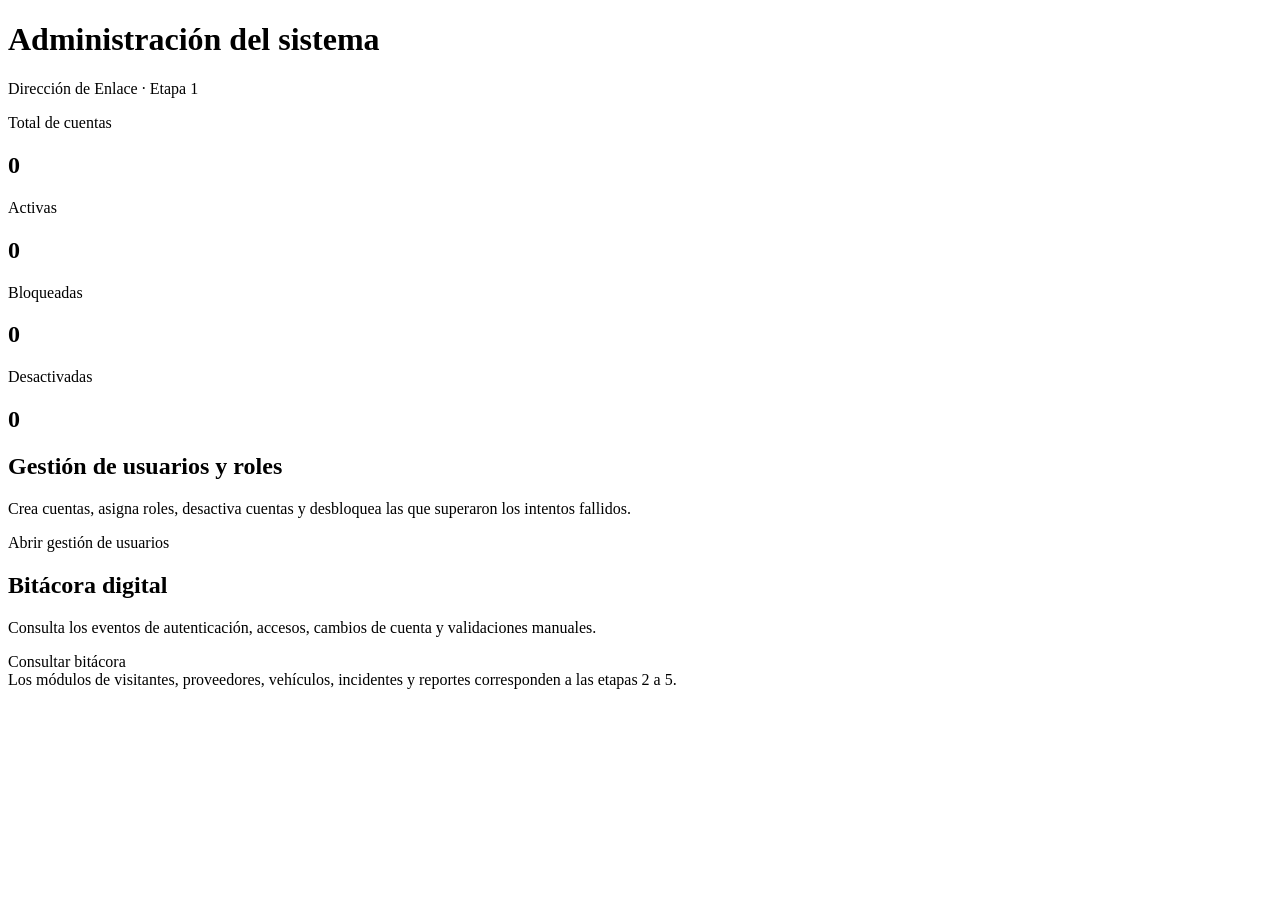
<file: Implementacion del software/src/main/resources/templates/admin/index.html>
﻿<!DOCTYPE html>
<html lang="es" xmlns:th="http://www.thymeleaf.org">
<head th:replace="~{fragmentos/comunes :: head('Administración')}"></head>
<body class="bg-plantel">
<div th:replace="~{fragmentos/comunes :: nav}"></div>

<main class="container py-4">
    <div th:replace="~{fragmentos/comunes :: alertas}"></div>

    <div class="mb-4">
        <h1 class="h3 mb-1">Administración del sistema</h1>
        <p class="text-muted mb-0">Dirección de Enlace · Etapa 1</p>
    </div>

    <div class="row g-3 mb-4">
        <div class="col-md-3">
            <div class="card h-100">
                <div class="card-body">
                    <p class="text-muted mb-1">Total de cuentas</p>
                    <h2 class="display-6 mb-0" th:text="${totalCuentas}">0</h2>
                </div>
            </div>
        </div>
        <div class="col-md-3">
            <div class="card h-100 border-start border-success border-4">
                <div class="card-body">
                    <p class="text-muted mb-1">Activas</p>
                    <h2 class="display-6 mb-0 text-success" th:text="${cuentasActivas}">0</h2>
                </div>
            </div>
        </div>
        <div class="col-md-3">
            <div class="card h-100 border-start border-warning border-4">
                <div class="card-body">
                    <p class="text-muted mb-1">Bloqueadas</p>
                    <h2 class="display-6 mb-0 text-warning" th:text="${cuentasBloqueadas}">0</h2>
                </div>
            </div>
        </div>
        <div class="col-md-3">
            <div class="card h-100 border-start border-secondary border-4">
                <div class="card-body">
                    <p class="text-muted mb-1">Desactivadas</p>
                    <h2 class="display-6 mb-0 text-secondary" th:text="${cuentasDesactivadas}">0</h2>
                </div>
            </div>
        </div>
    </div>

    <div class="row g-4">
        <div class="col-md-6">
            <div class="card h-100">
                <div class="card-body">
                    <h2 class="h5"><i class="bi bi-people"></i> Gestión de usuarios y roles</h2>
                    <p class="text-muted">Crea cuentas, asigna roles, desactiva cuentas y desbloquea las que superaron los intentos fallidos.</p>
                    <a class="btn btn-uacm" th:href="@{/admin/usuarios}">Abrir gestión de usuarios</a>
                </div>
            </div>
        </div>
        <div class="col-md-6">
            <div class="card h-100">
                <div class="card-body">
                    <h2 class="h5"><i class="bi bi-journal-text"></i> Bitácora digital</h2>
                    <p class="text-muted">Consulta los eventos de autenticación, accesos, cambios de cuenta y validaciones manuales.</p>
                    <a class="btn btn-outline-uacm" th:href="@{/bitacora}">Consultar bitácora</a>
                </div>
            </div>
        </div>
    </div>

    <div class="alert alert-info mt-4 mb-0">
        <i class="bi bi-info-circle"></i>
        Los módulos de visitantes, proveedores, vehículos, incidentes y reportes corresponden a las etapas 2 a 5.
    </div>
</main>

<div th:replace="~{fragmentos/comunes :: footer}"></div>
</body>
</html>
</file>
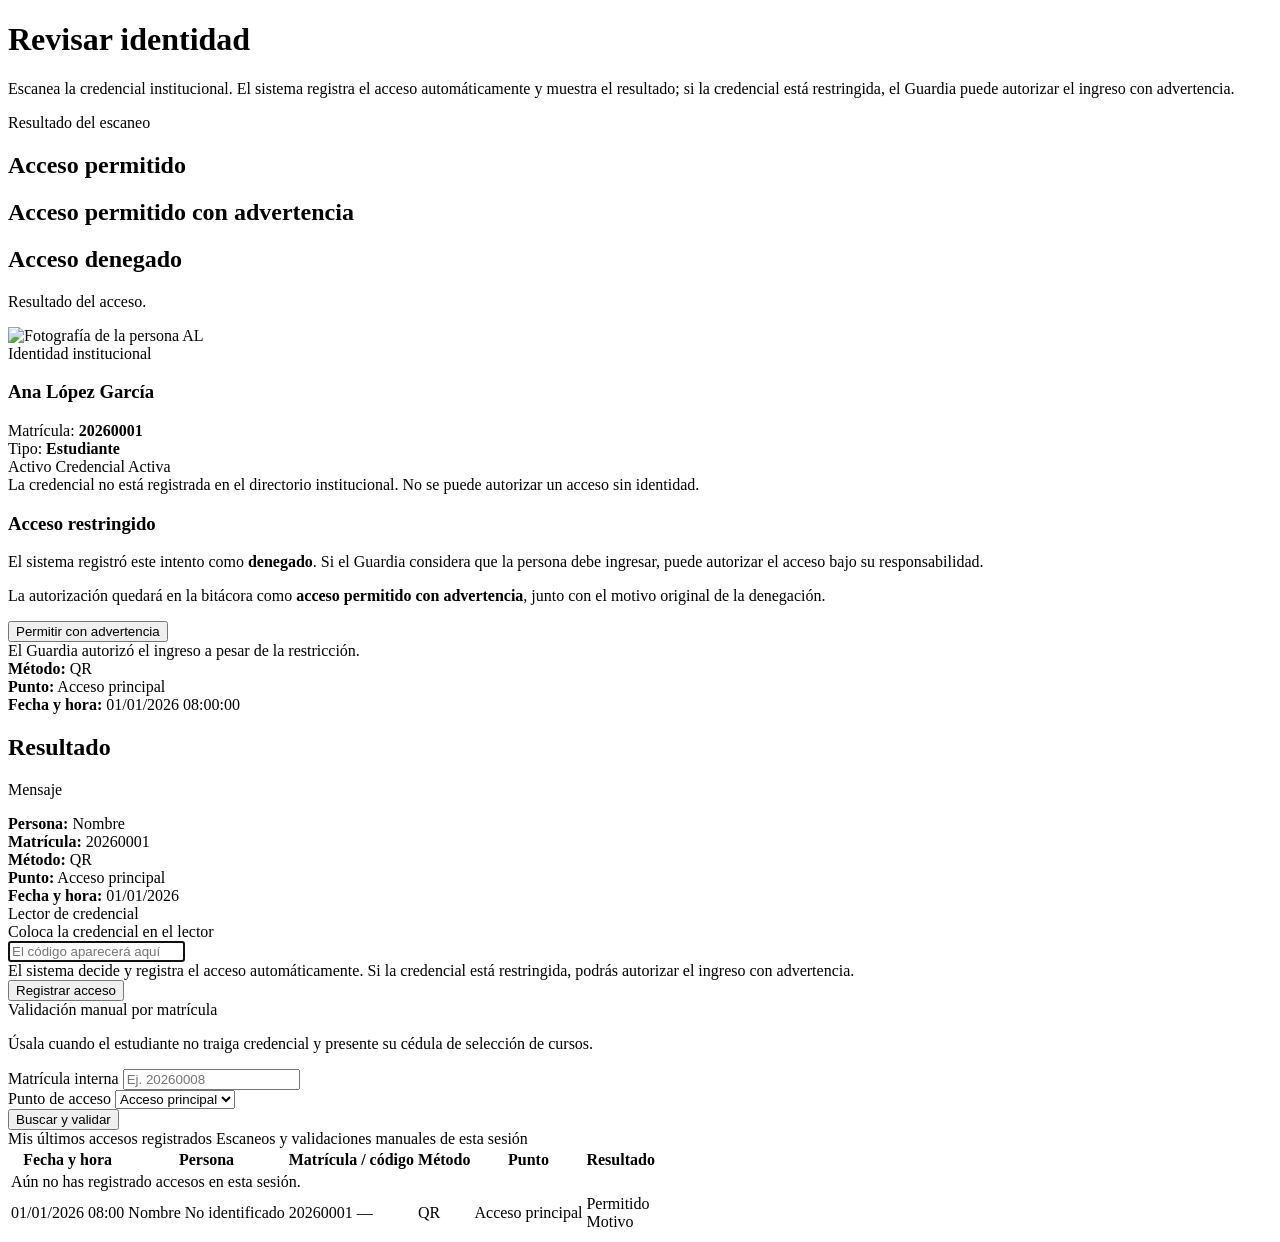
<file: Implementacion del software/src/main/resources/templates/guardia/index.html>
﻿<!DOCTYPE html>
<html lang="es" xmlns:th="http://www.thymeleaf.org">
<head th:replace="~{fragmentos/comunes :: head('Revisar identidad')}"></head>
<body class="bg-plantel">
<div th:replace="~{fragmentos/comunes :: nav}"></div>

<main class="container py-4">
    <div th:replace="~{fragmentos/comunes :: alertas}"></div>

    <div class="mb-4">
        <h1 class="h3 mb-1">Revisar identidad</h1>
        <p class="text-muted mb-0">
            Escanea la credencial institucional. El sistema registra el acceso automáticamente y muestra
            el resultado; si la credencial está restringida, el Guardia puede autorizar el ingreso con advertencia.
        </p>
    </div>

    <div th:if="${accesoCredencial != null}" class="card mb-4 shadow-sm border-2"
         th:classappend="${accesoCredencial.permitido} ? 'border-success' : 'border-danger'">
        <div class="card-body p-4">
            <div class="d-flex align-items-start gap-3">
                <div class="fs-1" th:classappend="${accesoCredencial.permitido} ? 'text-success' : 'text-danger'">
                    <i class="bi" th:classappend="${accesoCredencial.permitido} ? 'bi-check-circle-fill' : 'bi-x-octagon-fill'"></i>
                </div>
                <div class="flex-grow-1">
                    <div class="text-uppercase text-muted small fw-semibold mb-1">Resultado del escaneo</div>
                    <h2 class="display-6 fw-bold mb-2"
                        th:if="${accesoCredencial.permitido and !accesoCredencial.autorizadoConAdvertencia}">
                        Acceso permitido
                    </h2>
                    <h2 class="display-6 fw-bold mb-2"
                        th:if="${accesoCredencial.permitido and accesoCredencial.autorizadoConAdvertencia}">
                        Acceso permitido con advertencia
                    </h2>
                    <h2 class="display-6 fw-bold mb-2" th:if="${!accesoCredencial.permitido}">
                        Acceso denegado
                    </h2>
                    <p class="fs-5 mb-0" th:text="${accesoCredencial.mensaje}">
                        Resultado del acceso.
                    </p>
                </div>
            </div>

            <div th:if="${accesoCredencial.encontrada}" class="rounded-3 border bg-light-subtle p-3 mt-3">
                <div class="row align-items-center g-4">
                    <div class="col-auto">
                        <div class="identidad-foto">
                            <img th:if="${accesoCredencial.fotografiaUrl}" th:src="${accesoCredencial.fotografiaUrl}"
                                 alt="Fotografía de la persona">
                            <span th:unless="${accesoCredencial.fotografiaUrl}"
                                  th:text="${accesoCredencial.iniciales}">AL</span>
                        </div>
                    </div>
                    <div class="col">
                        <div class="text-uppercase text-muted small fw-semibold mb-1">Identidad institucional</div>
                        <h3 class="h2 fw-bold mb-2" th:text="${accesoCredencial.nombre}">Ana López García</h3>
                        <div class="row g-2 fs-5">
                            <div class="col-md-6">
                                <span class="text-muted">Matrícula:</span>
                                <strong th:text="${accesoCredencial.matricula}">20260001</strong>
                            </div>
                            <div class="col-md-6">
                                <span class="text-muted">Tipo:</span>
                                <strong th:text="${accesoCredencial.tipoUsuario}">Estudiante</strong>
                            </div>
                        </div>
                        <div class="mt-3 d-flex flex-wrap gap-2">
                            <span class="badge fs-6" th:classappend="|text-bg-${accesoCredencial.estadoUsuarioCss}|">
                                <i class="bi bi-person-badge"></i>
                                <span th:text="${accesoCredencial.estadoUsuario}">Activo</span>
                            </span>
                            <span class="badge fs-6" th:classappend="|text-bg-${accesoCredencial.estadoCredencialCss}|">
                                <i class="bi bi-credit-card-2-front"></i>
                                Credencial <span th:text="${accesoCredencial.estadoCredencial}">Activa</span>
                            </span>
                        </div>
                    </div>
                </div>
            </div>

            <div th:if="${!accesoCredencial.encontrada}" class="alert alert-danger mt-3 mb-0">
                <i class="bi bi-exclamation-octagon-fill"></i>
                La credencial no está registrada en el directorio institucional. No se puede autorizar un
                acceso sin identidad.
            </div>

            <div th:if="${!accesoCredencial.permitido and accesoCredencial.puedeAutorizar}"
                 class="alert alert-danger mt-3 mb-0">
                <h3 class="h5 alert-heading">
                    <i class="bi bi-exclamation-octagon-fill"></i> Acceso restringido
                </h3>
                <p class="mb-2">
                    El sistema registró este intento como <strong>denegado</strong>. Si el Guardia considera
                    que la persona debe ingresar, puede autorizar el acceso bajo su responsabilidad.
                </p>
                <p class="small mb-3">
                    La autorización quedará en la bitácora como <strong>acceso permitido con advertencia</strong>,
                    junto con el motivo original de la denegación.
                </p>
                <form th:action="@{/guardia/acceso/autorizar}" method="post" id="formAutorizar">
                    <input type="hidden" name="accesoId" th:value="${accesoCredencial.accesoId}">
                    <button type="submit" class="btn btn-danger">
                        <i class="bi bi-shield-exclamation"></i> Permitir con advertencia
                    </button>
                </form>
            </div>

            <div th:if="${accesoCredencial.permitido and accesoCredencial.autorizadoConAdvertencia}"
                 class="alert alert-warning mt-3 mb-0">
                <i class="bi bi-exclamation-triangle-fill"></i>
                El Guardia autorizó el ingreso a pesar de la restricción.
                <span th:if="${accesoCredencial.motivo}"
                      th:text="|Motivo del sistema: ${accesoCredencial.motivo}|"></span>
            </div>

            <div class="row g-2 small text-muted mt-3">
                <div class="col-md-4">
                    <strong>Método:</strong> <span th:text="${accesoCredencial.metodo}">QR</span>
                </div>
                <div class="col-md-4">
                    <strong>Punto:</strong> <span th:text="${accesoCredencial.puntoAcceso}">Acceso principal</span>
                </div>
                <div class="col-md-4">
                    <strong>Fecha y hora:</strong>
                    <span th:text="${#temporals.format(accesoCredencial.fechaHora, 'dd/MM/yyyy HH:mm:ss')}">01/01/2026 08:00:00</span>
                </div>
            </div>
        </div>
    </div>

    <div th:if="${resultado}" class="card mb-4 shadow-sm"
         th:classappend="${resultado.permitido} ? 'border-success' : 'border-danger'">
        <div class="card-body">
            <div class="d-flex align-items-start gap-3">
                <div class="fs-1" th:classappend="${resultado.permitido} ? 'text-success' : 'text-danger'">
                    <i th:classappend="${resultado.permitido} ? 'bi-check-circle-fill' : 'bi-x-circle-fill'"
                       class="bi"></i>
                </div>
                <div class="flex-grow-1">
                    <h2 class="h4 mb-1"
                        th:text="${resultado.permitido} ? 'Acceso permitido' : 'Acceso denegado'">Resultado</h2>
                    <p class="mb-2" th:text="${resultado.mensaje}">Mensaje</p>
                    <div class="row g-2 small">
                        <div class="col-md-6" th:if="${resultado.nombre}">
                            <strong>Persona:</strong> <span th:text="${resultado.nombre}">Nombre</span>
                        </div>
                        <div class="col-md-6" th:if="${resultado.matricula}">
                            <strong>Matrícula:</strong> <span th:text="${resultado.matricula}">20260001</span>
                        </div>
                        <div class="col-md-6">
                            <strong>Método:</strong> <span th:text="${resultado.metodo}">QR</span>
                        </div>
                        <div class="col-md-6">
                            <strong>Punto:</strong> <span th:text="${resultado.puntoAcceso}">Acceso principal</span>
                        </div>
                        <div class="col-md-6">
                            <strong>Fecha y hora:</strong>
                            <span th:text="${#temporals.format(resultado.fechaHora, 'dd/MM/yyyy HH:mm:ss')}">01/01/2026</span>
                        </div>
                    </div>
                </div>
            </div>
        </div>
    </div>

    <div class="row g-4">
        <div class="col-lg-7">
            <div class="card h-100">
                <div class="card-header bg-white fw-semibold">
                    <i class="bi bi-upc-scan"></i> Lector de credencial
                </div>
                <div class="card-body">
                    <form th:action="@{/guardia/acceso}" method="post" autocomplete="off" id="formCredencial">
                        <label for="codigo" class="form-label fs-5">Coloca la credencial en el lector</label>
                        <div class="input-group input-group-lg">
                            <span class="input-group-text"><i class="bi bi-credit-card-2-front"></i></span>
                            <input type="text" class="form-control" id="codigo" name="codigo"
                                   placeholder="El código aparecerá aquí" required autofocus>
                        </div>
                        <input type="hidden" name="puntoAcceso" value="Acceso principal">
                        <div class="form-text mt-2">
                            El sistema decide y registra el acceso automáticamente. Si la credencial está
                            restringida, podrás autorizar el ingreso con advertencia.
                        </div>
                        <button type="submit" class="d-none" aria-hidden="true" tabindex="-1">Registrar acceso</button>
                    </form>
                </div>
            </div>
        </div>

        <div class="col-lg-5">
            <div class="card h-100">
                <div class="card-header bg-white fw-semibold">
                    <i class="bi bi-person-vcard"></i> Validación manual por matrícula
                </div>
                <div class="card-body">
                    <p class="small text-muted">
                        Úsala cuando el estudiante no traiga credencial y presente su cédula de selección de cursos.
                    </p>
                    <form th:action="@{/guardia/acceso/manual}" method="post" autocomplete="off">
                        <div class="mb-3">
                            <label for="matricula" class="form-label">Matrícula interna</label>
                            <input type="text" class="form-control" id="matricula" name="matricula"
                                   placeholder="Ej. 20260008" required>
                        </div>
                        <div class="mb-3">
                            <label for="puntoAccesoManual" class="form-label">Punto de acceso</label>
                            <select class="form-select" id="puntoAccesoManual" name="puntoAcceso">
                                <option th:each="p : ${puntosAcceso}" th:value="${p}" th:text="${p}">Acceso principal</option>
                            </select>
                        </div>
                        <button type="submit" class="btn btn-outline-uacm">
                            <i class="bi bi-person-check"></i> Buscar y validar
                        </button>
                    </form>
                </div>
            </div>
        </div>
    </div>

    <div class="card mt-4">
        <div class="card-header bg-white fw-semibold">
            <i class="bi bi-clock-history"></i> Mis últimos accesos registrados
            <span class="text-muted small fw-normal ms-2">Escaneos y validaciones manuales de esta sesión</span>
        </div>
        <div class="table-responsive">
            <table class="table table-hover align-middle mb-0">
                <thead class="table-light">
                <tr>
                    <th>Fecha y hora</th>
                    <th>Persona</th>
                    <th>Matrícula / código</th>
                    <th>Método</th>
                    <th>Punto</th>
                    <th>Resultado</th>
                </tr>
                </thead>
                <tbody>
                <tr th:if="${#lists.isEmpty(accesosRecientes)}">
                    <td colspan="6" class="text-center text-muted py-4">Aún no has registrado accesos en esta sesión.</td>
                </tr>
                <tr th:each="acceso : ${accesosRecientes}">
                    <td th:text="${#temporals.format(acceso.fechaHora, 'dd/MM/yyyy HH:mm')}">01/01/2026 08:00</td>
                    <td>
                        <span th:if="${acceso.usuario != null}" th:text="${acceso.usuario.nombreCompleto}">Nombre</span>
                        <span th:if="${acceso.usuario == null}" class="text-muted">No identificado</span>
                    </td>
                    <td>
                        <span th:if="${acceso.usuario != null}" th:text="${acceso.usuario.matricula}">20260001</span>
                        <span th:if="${acceso.usuario == null}" th:text="${acceso.codigoIngresado}">—</span>
                    </td>
                    <td th:text="${acceso.metodo.descripcion}">QR</td>
                    <td th:text="${acceso.puntoAcceso}">Acceso principal</td>
                    <td>
                        <span class="badge"
                              th:classappend="${acceso.resultado.name() == 'PERMITIDO' ? 'bg-success' : 'bg-danger'}"
                              th:text="${acceso.resultado.descripcion}">Permitido</span>
                        <div class="small text-muted" th:if="${acceso.motivo}" th:text="${acceso.motivo}">Motivo</div>
                    </td>
                </tr>
                </tbody>
            </table>
        </div>
    </div>
</main>

<script>
    (function () {
        const input = document.getElementById('codigo');
        if (input) {
            input.focus();
            input.addEventListener('keydown', function (event) {
                if (event.key === 'Enter') {
                    event.preventDefault();
                    if (input.value.trim().length > 0) {
                        input.form.requestSubmit();
                    }
                }
            });
        }

        const formAutorizar = document.getElementById('formAutorizar');
        if (formAutorizar) {
            formAutorizar.addEventListener('submit', function () {
                const boton = formAutorizar.querySelector('button[type="submit"]');
                if (boton) {
                    boton.disabled = true;
                    boton.textContent = 'Autorizando…';
                }
            });
        }
    })();
</script>

<div th:replace="~{fragmentos/comunes :: footer}"></div>
</body>
</html>
</file>
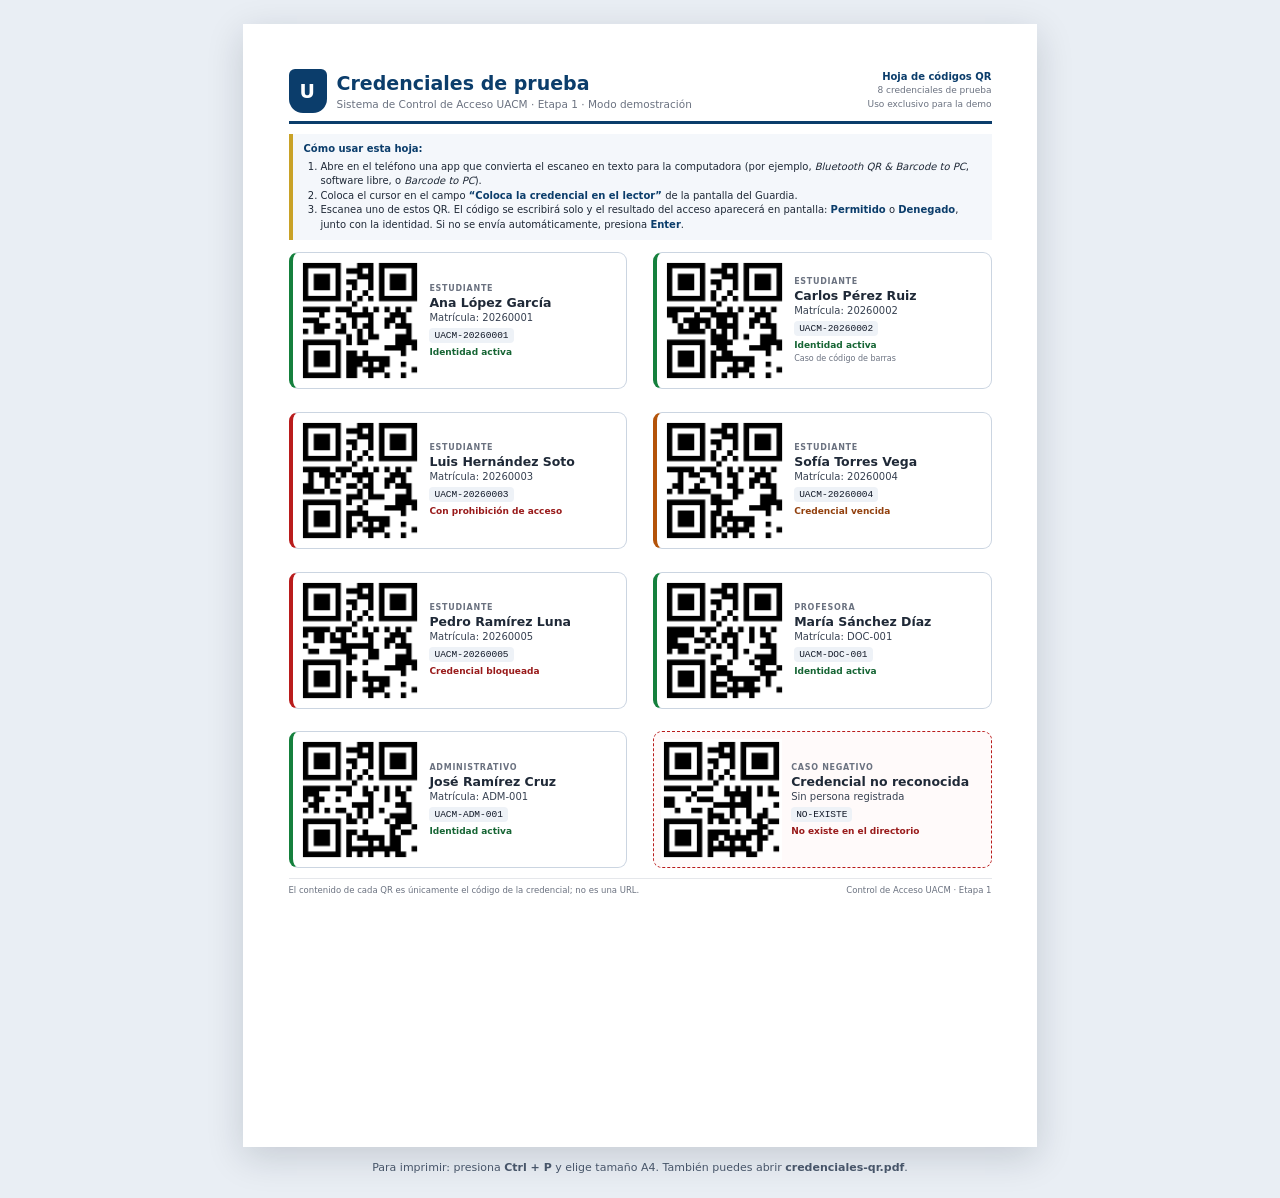
<file: Implementacion del software/docs/credenciales-qr.html>
<!DOCTYPE html>
<html lang="es">
<head>
<meta charset="UTF-8">
<meta name="viewport" content="width=device-width, initial-scale=1">
<title>Credenciales de prueba QR | Control de Acceso UACM</title>
<style>
    :root {
        --uacm-azul: #0b3d6b;
        --uacm-dorado: #c9a227;
        --texto: #1f2937;
        --suave: #6b7280;
    }

    * {
        box-sizing: border-box;
    }

    body {
        margin: 0;
        padding: 24px;
        background: #e9eef4;
        color: var(--texto);
        font-family: "Segoe UI", system-ui, -apple-system, Arial, sans-serif;
    }

    .hoja {
        width: 210mm;
        min-height: 297mm;
        margin: 0 auto;
        padding: 12mm;
        background: #fff;
        box-shadow: 0 10px 35px rgba(15, 23, 42, .16);
    }

    header {
        display: flex;
        justify-content: space-between;
        align-items: flex-start;
        gap: 16px;
        padding-bottom: 8px;
        border-bottom: 3px solid var(--uacm-azul);
    }

    .marca {
        display: flex;
        align-items: center;
        gap: 10px;
    }

    .escudo {
        width: 38px;
        height: 44px;
        flex: 0 0 38px;
        border-radius: 6px 6px 14px 14px;
        background: var(--uacm-azul);
        color: #fff;
        display: flex;
        align-items: center;
        justify-content: center;
        font-size: 19px;
        font-weight: 700;
        letter-spacing: .5px;
    }

    h1 {
        margin: 0;
        font-size: 19px;
        line-height: 1.15;
        color: var(--uacm-azul);
    }

    .subtitulo {
        margin: 3px 0 0;
        font-size: 10.5px;
        color: var(--suave);
    }

    .folio {
        text-align: right;
        font-size: 9px;
        color: var(--suave);
        line-height: 1.5;
        white-space: nowrap;
    }

    .folio strong {
        display: block;
        color: var(--uacm-azul);
        font-size: 10px;
    }

    .instrucciones {
        margin: 10px 0 12px;
        padding: 8px 11px;
        border-left: 4px solid var(--uacm-dorado);
        background: #f4f7fb;
        font-size: 10px;
        line-height: 1.45;
    }

    .instrucciones strong {
        color: var(--uacm-azul);
    }

    .instrucciones ol {
        margin: 3px 0 0;
        padding-left: 17px;
    }

    .grid {
        display: grid;
        grid-template-columns: 1fr 1fr;
        gap: 6mm 7mm;
    }

    .credencial {
        display: flex;
        align-items: center;
        gap: 9px;
        padding: 7px;
        border: 1.5px solid #cbd5e1;
        border-radius: 9px;
        page-break-inside: avoid;
        break-inside: avoid;
    }

    .credencial.activa {
        border-left: 4px solid #15803d;
    }

    .credencial.prohibida,
    .credencial.bloqueada {
        border-left: 4px solid #b91c1c;
    }

    .credencial.vencida {
        border-left: 4px solid #b45309;
    }

    .credencial.negativa {
        border: 1.5px dashed #b91c1c;
        background: #fffafa;
    }

    .qr {
        width: 32mm;
        height: 32mm;
        flex: 0 0 32mm;
    }

    .qr img {
        display: block;
        width: 100%;
        height: 100%;
    }

    .datos {
        min-width: 0;
        flex: 1;
    }

    .tipo {
        font-size: 8px;
        font-weight: 700;
        letter-spacing: .09em;
        text-transform: uppercase;
        color: var(--suave);
    }

    .nombre {
        margin: 2px 0;
        font-size: 12.5px;
        font-weight: 700;
        line-height: 1.2;
    }

    .matricula {
        font-size: 10px;
        color: #374151;
    }

    .codigo {
        display: inline-block;
        margin-top: 4px;
        padding: 2px 5px;
        border-radius: 4px;
        background: #eef2f7;
        font-family: Consolas, "Courier New", monospace;
        font-size: 9.5px;
        color: #111827;
    }

    .estado {
        margin-top: 4px;
        font-size: 9px;
        font-weight: 700;
        line-height: 1.25;
    }

    .estado.ok {
        color: #166534;
    }

    .estado.alerta {
        color: #92400e;
    }

    .estado.peligro {
        color: #991b1b;
    }

    .nota {
        margin-top: 3px;
        font-size: 8px;
        color: var(--suave);
        line-height: 1.3;
    }

    footer {
        display: flex;
        justify-content: space-between;
        gap: 12px;
        margin-top: 10px;
        padding-top: 6px;
        border-top: 1px solid #e5e7eb;
        font-size: 8.5px;
        color: var(--suave);
    }

    .solo-pantalla {
        margin: 14px auto 0;
        max-width: 210mm;
        font-size: 11px;
        color: #475569;
        text-align: center;
    }

    @media print {
        body {
            padding: 0;
            background: #fff;
        }

        .hoja {
            width: auto;
            min-height: 0;
            margin: 0;
            padding: 0;
            box-shadow: none;
        }

        .solo-pantalla {
            display: none;
        }
    }

    @page {
        size: A4;
        margin: 9mm;
    }
</style>
</head>
<body>
<div class="hoja">
    <header>
        <div class="marca">
            <div class="escudo">U</div>
            <div>
                <h1>Credenciales de prueba</h1>
                <p class="subtitulo">Sistema de Control de Acceso UACM · Etapa 1 · Modo demostración</p>
            </div>
        </div>
        <div class="folio">
            <strong>Hoja de códigos QR</strong>
            8 credenciales de prueba<br>
            Uso exclusivo para la demo
        </div>
    </header>

    <div class="instrucciones">
        <strong>Cómo usar esta hoja:</strong>
        <ol>
            <li>Abre en el teléfono una app que convierta el escaneo en texto para la computadora
                (por ejemplo, <em>Bluetooth QR &amp; Barcode to PC</em>, software libre, o
                <em>Barcode to PC</em>).</li>
            <li>Coloca el cursor en el campo <strong>“Coloca la credencial en el lector”</strong> de la
                pantalla del Guardia.</li>
            <li>Escanea uno de estos QR. El código se escribirá solo y el resultado del acceso aparecerá
                en pantalla: <strong>Permitido</strong> o <strong>Denegado</strong>, junto con la identidad.
                Si no se envía automáticamente, presiona <strong>Enter</strong>.</li>
        </ol>
    </div>

    <div class="grid">
        <div class="credencial activa">
            <div class="qr"><img src="qr/uacm-20260001.png" alt="QR UACM-20260001"></div>
            <div class="datos">
                <div class="tipo">Estudiante</div>
                <div class="nombre">Ana López García</div>
                <div class="matricula">Matrícula: 20260001</div>
                <div class="codigo">UACM-20260001</div>
                <div class="estado ok">Identidad activa</div>
            </div>
        </div>

        <div class="credencial activa">
            <div class="qr"><img src="qr/uacm-20260002.png" alt="QR UACM-20260002"></div>
            <div class="datos">
                <div class="tipo">Estudiante</div>
                <div class="nombre">Carlos Pérez Ruiz</div>
                <div class="matricula">Matrícula: 20260002</div>
                <div class="codigo">UACM-20260002</div>
                <div class="estado ok">Identidad activa</div>
                <div class="nota">Caso de código de barras</div>
            </div>
        </div>

        <div class="credencial prohibida">
            <div class="qr"><img src="qr/uacm-20260003.png" alt="QR UACM-20260003"></div>
            <div class="datos">
                <div class="tipo">Estudiante</div>
                <div class="nombre">Luis Hernández Soto</div>
                <div class="matricula">Matrícula: 20260003</div>
                <div class="codigo">UACM-20260003</div>
                <div class="estado peligro">Con prohibición de acceso</div>
            </div>
        </div>

        <div class="credencial vencida">
            <div class="qr"><img src="qr/uacm-20260004.png" alt="QR UACM-20260004"></div>
            <div class="datos">
                <div class="tipo">Estudiante</div>
                <div class="nombre">Sofía Torres Vega</div>
                <div class="matricula">Matrícula: 20260004</div>
                <div class="codigo">UACM-20260004</div>
                <div class="estado alerta">Credencial vencida</div>
            </div>
        </div>

        <div class="credencial bloqueada">
            <div class="qr"><img src="qr/uacm-20260005.png" alt="QR UACM-20260005"></div>
            <div class="datos">
                <div class="tipo">Estudiante</div>
                <div class="nombre">Pedro Ramírez Luna</div>
                <div class="matricula">Matrícula: 20260005</div>
                <div class="codigo">UACM-20260005</div>
                <div class="estado peligro">Credencial bloqueada</div>
            </div>
        </div>

        <div class="credencial activa">
            <div class="qr"><img src="qr/uacm-doc-001.png" alt="QR UACM-DOC-001"></div>
            <div class="datos">
                <div class="tipo">Profesora</div>
                <div class="nombre">María Sánchez Díaz</div>
                <div class="matricula">Matrícula: DOC-001</div>
                <div class="codigo">UACM-DOC-001</div>
                <div class="estado ok">Identidad activa</div>
            </div>
        </div>

        <div class="credencial activa">
            <div class="qr"><img src="qr/uacm-adm-001.png" alt="QR UACM-ADM-001"></div>
            <div class="datos">
                <div class="tipo">Administrativo</div>
                <div class="nombre">José Ramírez Cruz</div>
                <div class="matricula">Matrícula: ADM-001</div>
                <div class="codigo">UACM-ADM-001</div>
                <div class="estado ok">Identidad activa</div>
            </div>
        </div>

        <div class="credencial negativa">
            <div class="qr"><img src="qr/no-existe.png" alt="QR NO-EXISTE"></div>
            <div class="datos">
                <div class="tipo">Caso negativo</div>
                <div class="nombre">Credencial no reconocida</div>
                <div class="matricula">Sin persona registrada</div>
                <div class="codigo">NO-EXISTE</div>
                <div class="estado peligro">No existe en el directorio</div>
            </div>
        </div>
    </div>

    <footer>
        <span>El contenido de cada QR es únicamente el código de la credencial; no es una URL.</span>
        <span>Control de Acceso UACM · Etapa 1</span>
    </footer>
</div>

<p class="solo-pantalla">
    Para imprimir: presiona <strong>Ctrl + P</strong> y elige tamaño A4.
    También puedes abrir <strong>credenciales-qr.pdf</strong>.
</p>
</body>
</html>
</file>
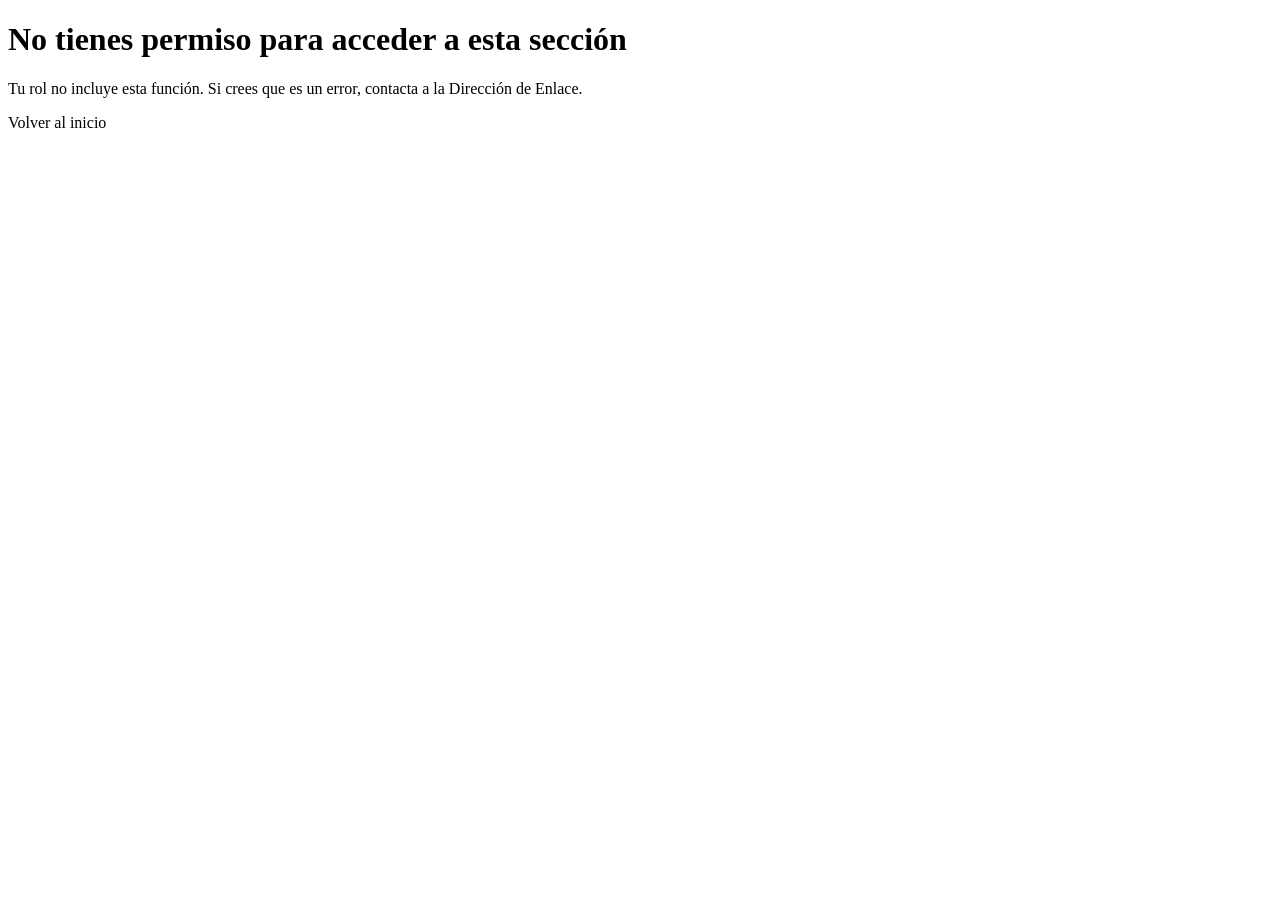
<file: Implementacion del software/src/main/resources/templates/acceso-denegado.html>
﻿<!DOCTYPE html>
<html lang="es" xmlns:th="http://www.thymeleaf.org">
<head th:replace="~{fragmentos/comunes :: head('Acceso denegado')}"></head>
<body class="bg-plantel">
<div th:replace="~{fragmentos/comunes :: nav}"></div>

<main class="container py-5">
    <div class="row justify-content-center">
        <div class="col-lg-6 text-center">
            <div class="display-1 text-danger mb-3"><i class="bi bi-shield-x"></i></div>
            <h1 class="h3">No tienes permiso para acceder a esta sección</h1>
            <p class="text-muted">
                Tu rol no incluye esta función. Si crees que es un error, contacta a la Dirección de Enlace.
            </p>
            <a class="btn btn-uacm" th:href="@{/inicio}">
                <i class="bi bi-house-door"></i> Volver al inicio
            </a>
        </div>
    </div>
</main>

<div th:replace="~{fragmentos/comunes :: footer}"></div>
</body>
</html>
</file>
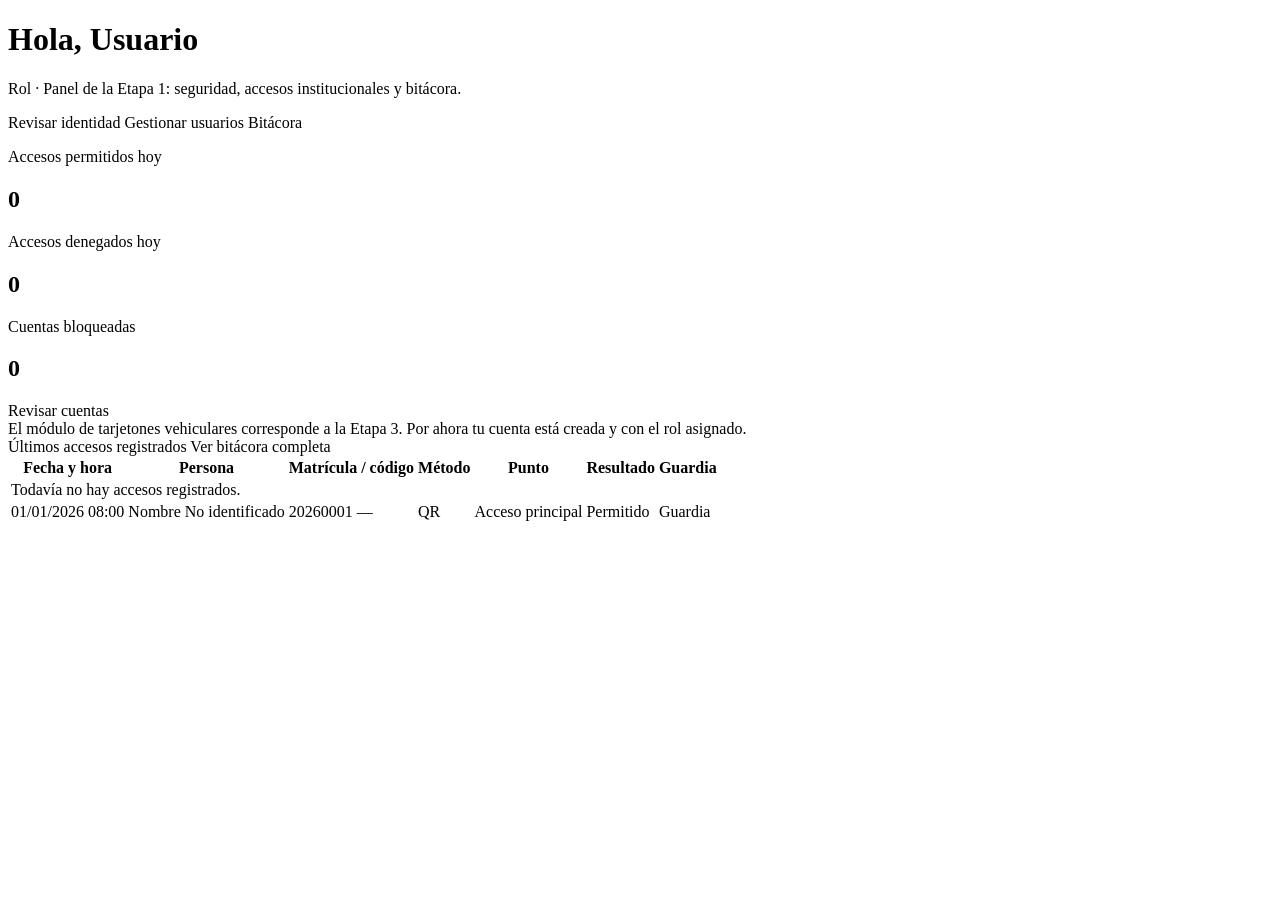
<file: Implementacion del software/src/main/resources/templates/inicio.html>
﻿<!DOCTYPE html>
<html lang="es" xmlns:th="http://www.thymeleaf.org"
      xmlns:sec="http://www.thymeleaf.org/extras/spring-security">
<head th:replace="~{fragmentos/comunes :: head('Inicio')}"></head>
<body class="bg-plantel">
<div th:replace="~{fragmentos/comunes :: nav}"></div>

<main class="container py-4">
    <div th:replace="~{fragmentos/comunes :: alertas}"></div>

    <div class="d-flex flex-wrap justify-content-between align-items-center mb-4 gap-2">
        <div>
            <h1 class="h3 mb-1">Hola, <span th:text="${principal.nombre}">Usuario</span></h1>
            <p class="text-muted mb-0">
                <span class="badge bg-secondary" th:text="${principal.rol.descripcion}">Rol</span>
                · Panel de la Etapa 1: seguridad, accesos institucionales y bitácora.
            </p>
        </div>
        <div class="d-flex gap-2">
            <a th:if="${esGuardia}" class="btn btn-uacm" th:href="@{/guardia}">
                <i class="bi bi-upc-scan"></i> Revisar identidad
            </a>
            <a th:if="${esDireccion}" class="btn btn-outline-uacm" th:href="@{/admin/usuarios}">
                <i class="bi bi-people"></i> Gestionar usuarios
            </a>
            <a th:if="${esDireccion or esGuardia}" class="btn btn-outline-secondary" th:href="@{/bitacora}">
                <i class="bi bi-journal-text"></i> Bitácora
            </a>
        </div>
    </div>

    <div class="row g-3 mb-4">
        <div class="col-md-4">
            <div class="card h-100 border-start border-success border-4">
                <div class="card-body">
                    <div class="d-flex justify-content-between align-items-start">
                        <div>
                            <p class="text-muted mb-1">Accesos permitidos hoy</p>
                            <h2 class="display-6 mb-0" th:text="${permitidosHoy}">0</h2>
                        </div>
                        <i class="bi bi-check-circle-fill fs-2 text-success"></i>
                    </div>
                </div>
            </div>
        </div>
        <div class="col-md-4">
            <div class="card h-100 border-start border-danger border-4">
                <div class="card-body">
                    <div class="d-flex justify-content-between align-items-start">
                        <div>
                            <p class="text-muted mb-1">Accesos denegados hoy</p>
                            <h2 class="display-6 mb-0" th:text="${denegadosHoy}">0</h2>
                        </div>
                        <i class="bi bi-x-circle-fill fs-2 text-danger"></i>
                    </div>
                </div>
            </div>
        </div>
        <div class="col-md-4">
            <div class="card h-100 border-start border-warning border-4">
                <div class="card-body">
                    <div class="d-flex justify-content-between align-items-start">
                        <div>
                            <p class="text-muted mb-1">Cuentas bloqueadas</p>
                            <h2 class="display-6 mb-0" th:text="${cuentasBloqueadas}">0</h2>
                        </div>
                        <i class="bi bi-lock-fill fs-2 text-warning"></i>
                    </div>
                    <a th:if="${esDireccion}" class="small text-decoration-none"
                       th:href="@{/admin/usuarios}">Revisar cuentas</a>
                </div>
            </div>
        </div>
    </div>

    <div th:if="${esEmisor}" class="alert alert-info">
        <i class="bi bi-info-circle"></i>
        El módulo de tarjetones vehiculares corresponde a la Etapa 3. Por ahora tu cuenta está creada y con el rol asignado.
    </div>

    <div class="card">
        <div class="card-header bg-white d-flex justify-content-between align-items-center">
            <span class="fw-semibold"><i class="bi bi-clock-history"></i> Últimos accesos registrados</span>
            <a th:if="${esDireccion}" class="small text-decoration-none" th:href="@{/bitacora}">Ver bitácora completa</a>
        </div>
        <div class="table-responsive">
            <table class="table table-hover align-middle mb-0">
                <thead class="table-light">
                <tr>
                    <th>Fecha y hora</th>
                    <th>Persona</th>
                    <th>Matrícula / código</th>
                    <th>Método</th>
                    <th>Punto</th>
                    <th>Resultado</th>
                    <th>Guardia</th>
                </tr>
                </thead>
                <tbody>
                <tr th:if="${#lists.isEmpty(accesosRecientes)}">
                    <td colspan="7" class="text-center text-muted py-4">Todavía no hay accesos registrados.</td>
                </tr>
                <tr th:each="acceso : ${accesosRecientes}">
                    <td th:text="${#temporals.format(acceso.fechaHora, 'dd/MM/yyyy HH:mm')}">01/01/2026 08:00</td>
                    <td>
                        <span th:if="${acceso.usuario != null}" th:text="${acceso.usuario.nombreCompleto}">Nombre</span>
                        <span th:if="${acceso.usuario == null}" class="text-muted">No identificado</span>
                    </td>
                    <td>
                        <span th:if="${acceso.usuario != null}" th:text="${acceso.usuario.matricula}">20260001</span>
                        <span th:if="${acceso.usuario == null}" th:text="${acceso.codigoIngresado}">—</span>
                    </td>
                    <td th:text="${acceso.metodo.descripcion}">QR</td>
                    <td th:text="${acceso.puntoAcceso}">Acceso principal</td>
                    <td>
                        <span class="badge"
                              th:classappend="${acceso.resultado.name() == 'PERMITIDO' ? 'bg-success' : 'bg-danger'}"
                              th:text="${acceso.resultado.descripcion}">Permitido</span>
                    </td>
                    <td th:text="${acceso.guardia.nombre}">Guardia</td>
                </tr>
                </tbody>
            </table>
        </div>
    </div>
</main>

<div th:replace="~{fragmentos/comunes :: footer}"></div>
</body>
</html>
</file>
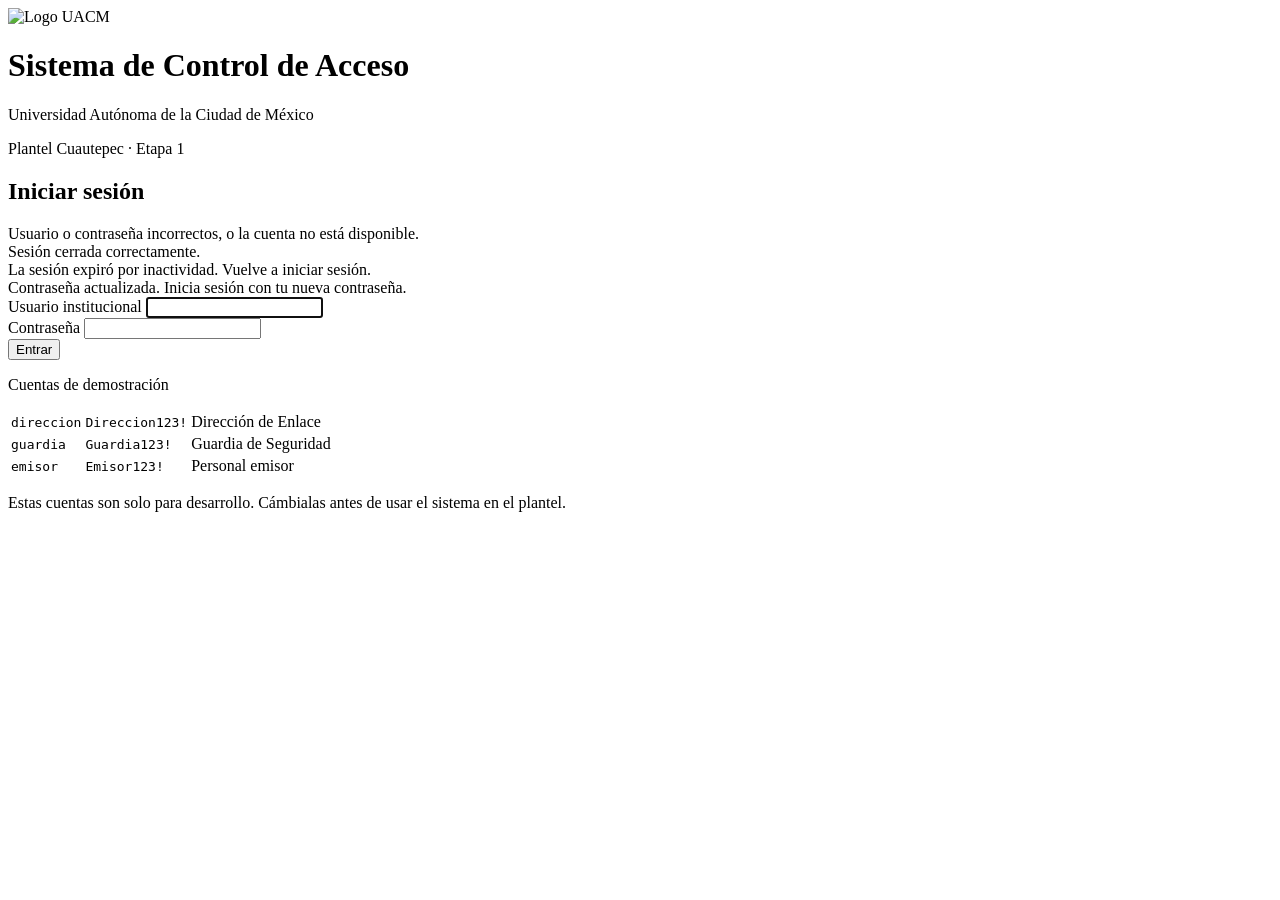
<file: Implementacion del software/src/main/resources/templates/login.html>
<!DOCTYPE html>
<html lang="es" xmlns:th="http://www.thymeleaf.org">
<head th:replace="~{fragmentos/comunes :: head('Iniciar sesión')}"></head>
<body class="bg-plantel">
<main class="container py-5">
    <div class="row justify-content-center">
        <div class="col-lg-6 col-xl-5">
            <div class="text-center mb-4">
                <div class="login-logo-container mb-2">
                    <img th:src="@{/img/logo-uacm.png}" alt="Logo UACM" class="logo-uacm">
                </div>
                <h1 class="h3 fw-bold text-uacm">Sistema de Control de Acceso</h1>
                <p class="text-muted mb-0">Universidad Autónoma de la Ciudad de México</p>
                <p class="text-muted small">Plantel Cuautepec · Etapa 1</p>
            </div>

            <div class="card shadow-sm">
                <div class="card-body p-4">
                    <h2 class="h5 mb-3">Iniciar sesión</h2>

                    <div th:if="${param.error}" class="alert alert-danger py-2">
                        <i class="bi bi-x-circle"></i> Usuario o contraseña incorrectos, o la cuenta no está disponible.
                    </div>
                    <div th:if="${param.logout}" class="alert alert-success py-2">
                        <i class="bi bi-check-circle"></i> Sesión cerrada correctamente.
                    </div>
                    <div th:if="${param.expired}" class="alert alert-warning py-2">
                        <i class="bi bi-clock"></i> La sesión expiró por inactividad. Vuelve a iniciar sesión.
                    </div>
                    <div th:if="${param.passwordCambiada}" class="alert alert-success py-2">
                        <i class="bi bi-check-circle"></i> Contraseña actualizada. Inicia sesión con tu nueva contraseña.
                    </div>

                    <form th:action="@{/login}" method="post">
                        <div class="mb-3">
                            <label for="username" class="form-label">Usuario institucional</label>
                            <input type="text" class="form-control" id="username" name="username"
                                   autocomplete="username" required autofocus>
                        </div>
                        <div class="mb-4">
                            <label for="password" class="form-label">Contraseña</label>
                            <input type="password" class="form-control" id="password" name="password"
                                   autocomplete="current-password" required>
                        </div>
                        <button type="submit" class="btn btn-uacm w-100">
                            <i class="bi bi-box-arrow-in-right"></i> Entrar
                        </button>
                    </form>
                </div>
            </div>

            <div class="card mt-4 border-0 bg-transparent">
                <div class="card-body small text-muted">
                    <p class="mb-2 fw-semibold text-uacm">Cuentas de demostración</p>
                    <table class="table table-sm table-borderless mb-0">
                        <tbody>
                        <tr><td><code>direccion</code></td><td><code>Direccion123!</code></td><td>Dirección de Enlace</td></tr>
                        <tr><td><code>guardia</code></td><td><code>Guardia123!</code></td><td>Guardia de Seguridad</td></tr>
                        <tr><td><code>emisor</code></td><td><code>Emisor123!</code></td><td>Personal emisor</td></tr>
                        </tbody>
                    </table>
                    <p class="mt-2 mb-0">Estas cuentas son solo para desarrollo. Cámbialas antes de usar el sistema en el plantel.</p>
                </div>
            </div>
        </div>
    </div>
</main>
<script src="https://cdn.jsdelivr.net/npm/bootstrap@5.3.3/dist/js/bootstrap.bundle.min.js"></script>
</body>
</html>
</file>
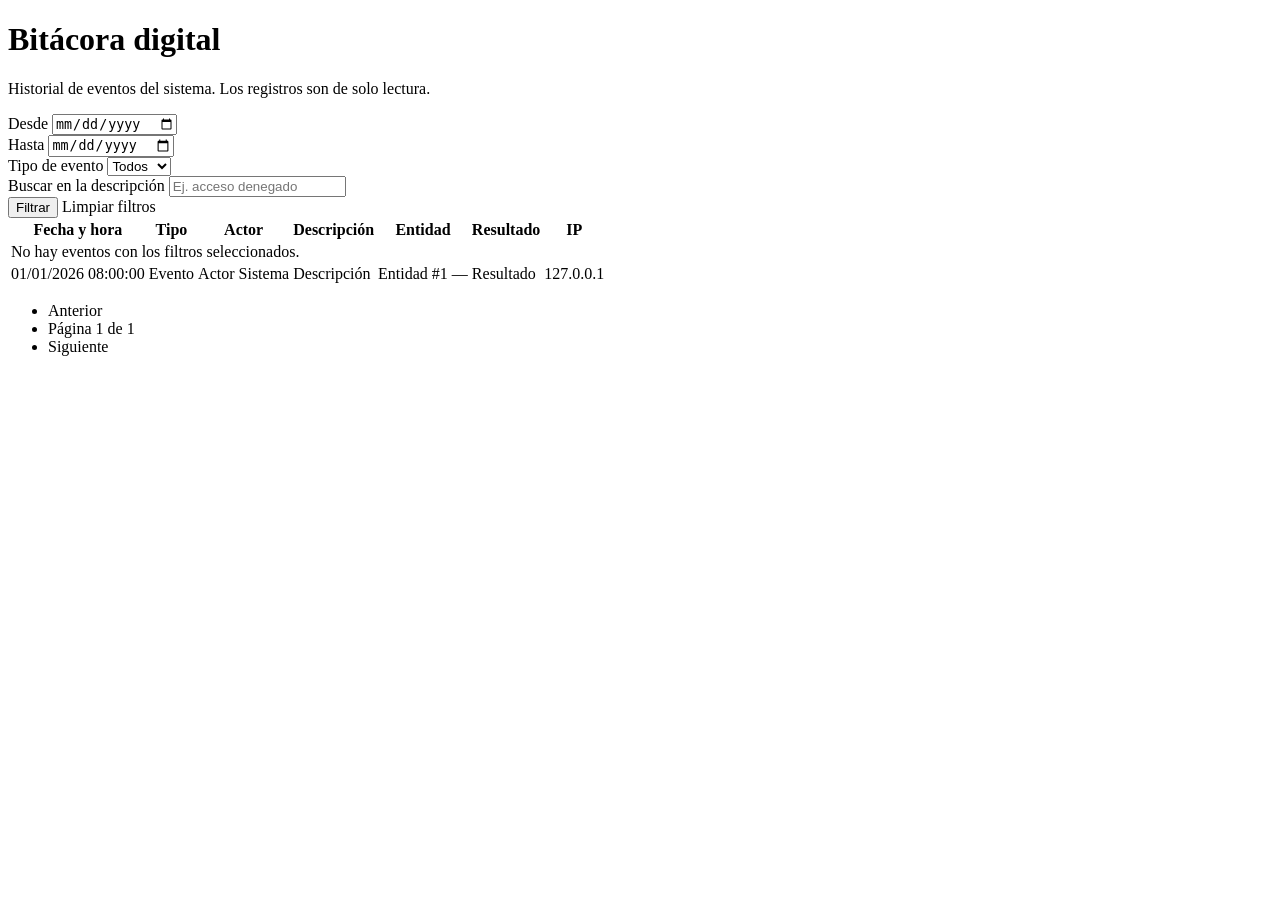
<file: Implementacion del software/src/main/resources/templates/bitacora/lista.html>
﻿<!DOCTYPE html>
<html lang="es" xmlns:th="http://www.thymeleaf.org">
<head th:replace="~{fragmentos/comunes :: head('Bitácora digital')}"></head>
<body class="bg-plantel">
<div th:replace="~{fragmentos/comunes :: nav}"></div>

<main class="container py-4">
    <div th:replace="~{fragmentos/comunes :: alertas}"></div>

    <div class="mb-4">
        <h1 class="h3 mb-1">Bitácora digital</h1>
        <p class="text-muted mb-0">Historial de eventos del sistema. Los registros son de solo lectura.</p>
    </div>

    <div class="card mb-4">
        <div class="card-body">
            <form th:action="@{/bitacora}" method="get" class="row g-3 align-items-end">
                <div class="col-md-3">
                    <label for="desde" class="form-label">Desde</label>
                    <input type="date" class="form-control" id="desde" name="desde"
                           th:value="${desde != null ? #temporals.format(desde, 'yyyy-MM-dd') : ''}">
                </div>
                <div class="col-md-3">
                    <label for="hasta" class="form-label">Hasta</label>
                    <input type="date" class="form-control" id="hasta" name="hasta"
                           th:value="${hasta != null ? #temporals.format(hasta, 'yyyy-MM-dd') : ''}">
                </div>
                <div class="col-md-3">
                    <label for="tipo" class="form-label">Tipo de evento</label>
                    <select class="form-select" id="tipo" name="tipo">
                        <option value="">Todos</option>
                        <option th:each="t : ${tiposEvento}" th:value="${t}" th:text="${t.descripcion}"
                                th:selected="${tipoSeleccionado != null and tipoSeleccionado.name() == t.name()}">Evento</option>
                    </select>
                </div>
                <div class="col-md-3">
                    <label for="texto" class="form-label">Buscar en la descripción</label>
                    <input type="text" class="form-control" id="texto" name="texto"
                           th:value="${texto}" placeholder="Ej. acceso denegado">
                </div>
                <div class="col-12 d-flex gap-2">
                    <button type="submit" class="btn btn-uacm"><i class="bi bi-funnel"></i> Filtrar</button>
                    <a class="btn btn-outline-secondary" th:href="@{/bitacora}">Limpiar filtros</a>
                </div>
            </form>
        </div>
    </div>

    <div class="card">
        <div class="table-responsive">
            <table class="table table-hover align-middle mb-0">
                <thead class="table-light">
                <tr>
                    <th>Fecha y hora</th>
                    <th>Tipo</th>
                    <th>Actor</th>
                    <th>Descripción</th>
                    <th>Entidad</th>
                    <th>Resultado</th>
                    <th>IP</th>
                </tr>
                </thead>
                <tbody>
                <tr th:if="${entradas.totalElements == 0}">
                    <td colspan="7" class="text-center text-muted py-4">No hay eventos con los filtros seleccionados.</td>
                </tr>
                <tr th:each="entrada : ${entradas.content}">
                    <td class="text-nowrap"
                        th:text="${#temporals.format(entrada.fechaHora, 'dd/MM/yyyy HH:mm:ss')}">01/01/2026 08:00:00</td>
                    <td>
                        <span class="badge bg-secondary" th:text="${entrada.tipoEvento.descripcion}">Evento</span>
                    </td>
                    <td>
                        <span th:if="${entrada.actor != null}" th:text="${entrada.actor.nombre}">Actor</span>
                        <span th:if="${entrada.actor == null}" class="text-muted">Sistema</span>
                    </td>
                    <td th:text="${entrada.descripcion}">Descripción</td>
                    <td>
                        <span th:if="${entrada.entidad != null}">
                            <span th:text="${entrada.entidad}">Entidad</span>
                            <span th:if="${entrada.entidadId != null}" th:text="|#${entrada.entidadId}|">#1</span>
                        </span>
                        <span th:if="${entrada.entidad == null}" class="text-muted">—</span>
                    </td>
                    <td>
                        <span class="badge"
                              th:classappend="${entrada.resultado == 'PERMITIDO' or entrada.resultado == 'EXITOSO' ? 'bg-success' : (entrada.resultado == 'DENEGADO' or entrada.resultado == 'FALLIDO' or entrada.resultado == 'BLOQUEADA' ? 'bg-danger' : 'bg-secondary')}"
                              th:text="${entrada.resultado != null ? entrada.resultado : '—'}">Resultado</span>
                    </td>
                    <td th:text="${entrada.ip != null ? entrada.ip : '—'}">127.0.0.1</td>
                </tr>
                </tbody>
            </table>
        </div>
    </div>

    <nav class="mt-3" th:if="${entradas.totalPages > 1}">
        <ul class="pagination justify-content-center mb-0">
            <li class="page-item" th:classappend="${entradas.first} ? 'disabled'">
                <a class="page-link"
                   th:href="@{/bitacora(page=${entradas.number - 1}, desde=${desde != null ? #temporals.format(desde, 'yyyy-MM-dd') : null}, hasta=${hasta != null ? #temporals.format(hasta, 'yyyy-MM-dd') : null}, tipo=${tipoSeleccionado}, texto=${texto})}">Anterior</a>
            </li>
            <li class="page-item disabled">
                <span class="page-link"
                      th:text="|Página ${entradas.number + 1} de ${entradas.totalPages}|">Página 1 de 1</span>
            </li>
            <li class="page-item" th:classappend="${entradas.last} ? 'disabled'">
                <a class="page-link"
                   th:href="@{/bitacora(page=${entradas.number + 1}, desde=${desde != null ? #temporals.format(desde, 'yyyy-MM-dd') : null}, hasta=${hasta != null ? #temporals.format(hasta, 'yyyy-MM-dd') : null}, tipo=${tipoSeleccionado}, texto=${texto})}">Siguiente</a>
            </li>
        </ul>
    </nav>
</main>

<div th:replace="~{fragmentos/comunes :: footer}"></div>
</body>
</html>
</file>
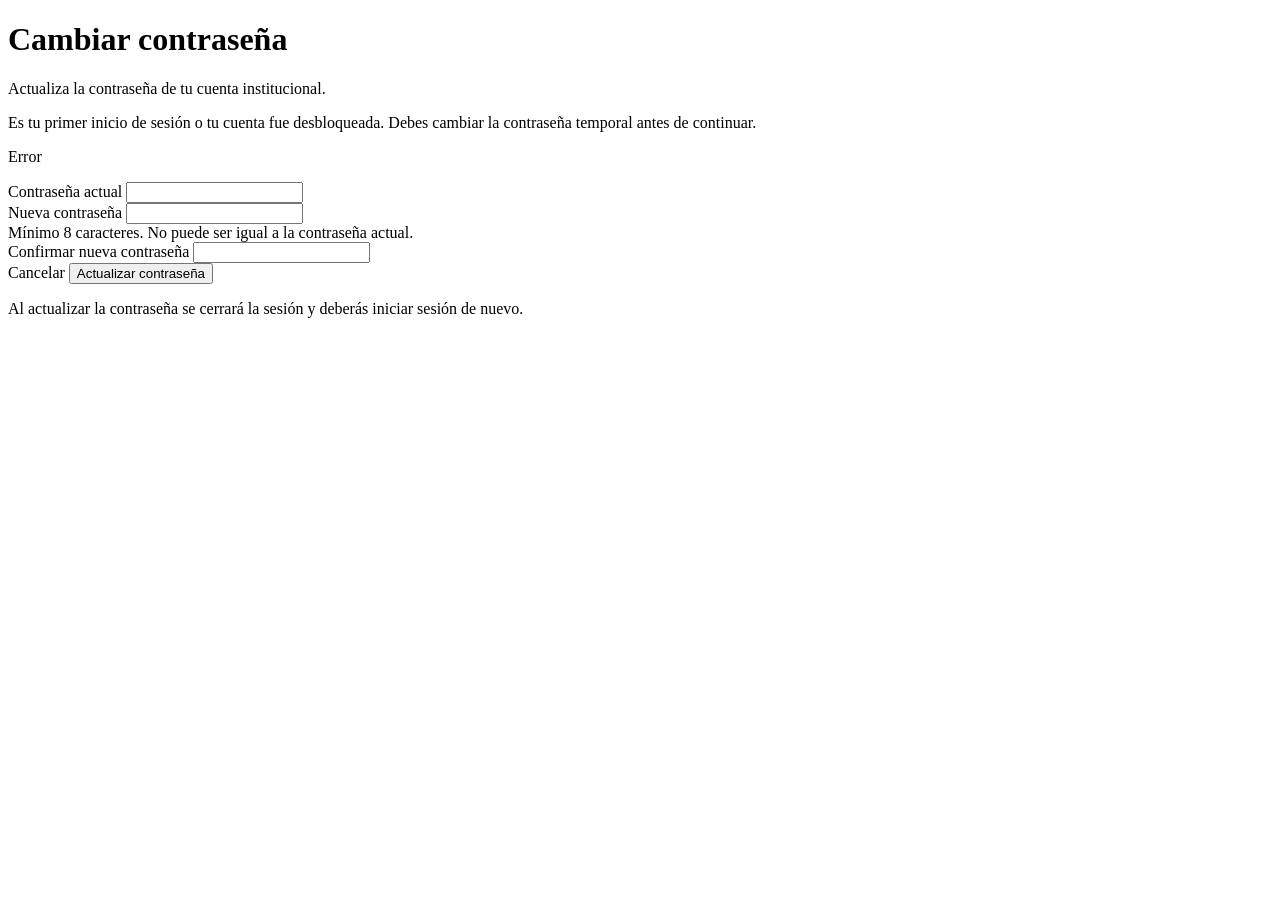
<file: Implementacion del software/src/main/resources/templates/cuenta/password.html>
﻿<!DOCTYPE html>
<html lang="es" xmlns:th="http://www.thymeleaf.org">
<head th:replace="~{fragmentos/comunes :: head('Cambiar contraseña')}"></head>
<body class="bg-plantel">
<div th:replace="~{fragmentos/comunes :: nav}"></div>

<main class="container py-4">
    <div class="row justify-content-center">
        <div class="col-lg-6">
            <div class="mb-4">
                <h1 class="h3 mb-1">Cambiar contraseña</h1>
                <p class="text-muted mb-0">Actualiza la contraseña de tu cuenta institucional.</p>
            </div>

            <div th:if="${primerIngreso}" class="alert alert-info">
                <i class="bi bi-key"></i>
                Es tu primer inicio de sesión o tu cuenta fue desbloqueada. Debes cambiar la contraseña temporal antes de continuar.
            </div>

            <div class="card">
                <div class="card-body">
                    <form th:action="@{/cuenta/password}" th:object="${formulario}" method="post" novalidate>
                        <div th:if="${#fields.hasGlobalErrors()}" class="alert alert-danger">
                            <p class="mb-0" th:each="error : ${#fields.globalErrors()}" th:text="${error}">Error</p>
                        </div>

                        <div class="mb-3">
                            <label for="actual" class="form-label">Contraseña actual</label>
                            <input type="password" class="form-control" id="actual" th:field="*{actual}"
                                   th:classappend="${#fields.hasErrors('actual')} ? 'is-invalid'"
                                   autocomplete="current-password" required>
                            <div class="invalid-feedback" th:errors="*{actual}"></div>
                        </div>

                        <div class="mb-3">
                            <label for="nueva" class="form-label">Nueva contraseña</label>
                            <input type="password" class="form-control" id="nueva" th:field="*{nueva}"
                                   th:classappend="${#fields.hasErrors('nueva')} ? 'is-invalid'"
                                   autocomplete="new-password" required>
                            <div class="invalid-feedback" th:errors="*{nueva}"></div>
                            <div class="form-text">Mínimo 8 caracteres. No puede ser igual a la contraseña actual.</div>
                        </div>

                        <div class="mb-4">
                            <label for="confirmar" class="form-label">Confirmar nueva contraseña</label>
                            <input type="password" class="form-control" id="confirmar" th:field="*{confirmar}"
                                   th:classappend="${#fields.hasErrors('confirmar')} ? 'is-invalid'"
                                   autocomplete="new-password" required>
                            <div class="invalid-feedback" th:errors="*{confirmar}"></div>
                        </div>

                        <div class="d-flex justify-content-end gap-2">
                            <a class="btn btn-outline-secondary" th:href="@{/inicio}">Cancelar</a>
                            <button type="submit" class="btn btn-uacm">
                                <i class="bi bi-shield-check"></i> Actualizar contraseña
                            </button>
                        </div>
                    </form>
                </div>
            </div>

            <p class="text-muted small mt-3 mb-0">
                Al actualizar la contraseña se cerrará la sesión y deberás iniciar sesión de nuevo.
            </p>
        </div>
    </div>
</main>

<div th:replace="~{fragmentos/comunes :: footer}"></div>
</body>
</html>
</file>
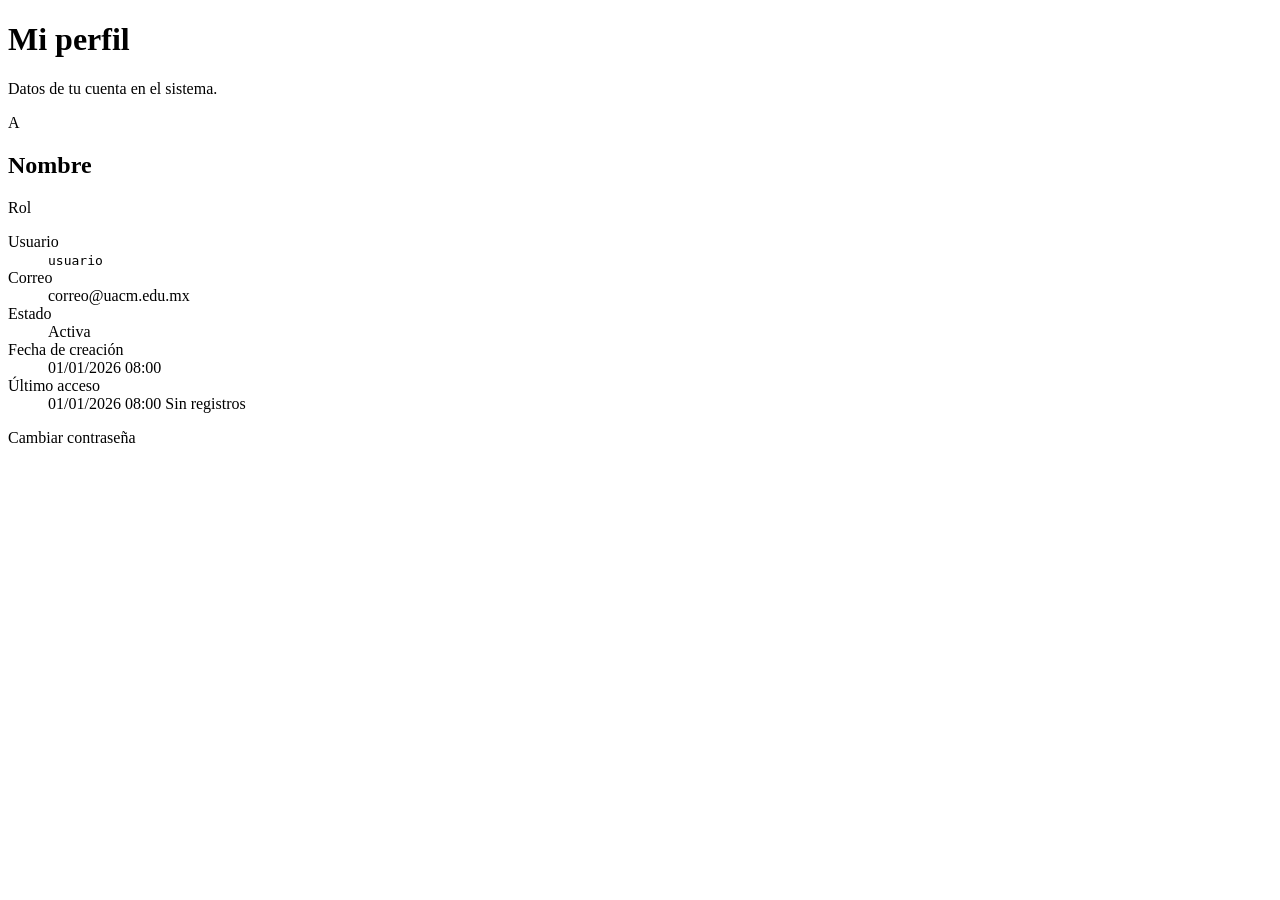
<file: Implementacion del software/src/main/resources/templates/cuenta/perfil.html>
﻿<!DOCTYPE html>
<html lang="es" xmlns:th="http://www.thymeleaf.org">
<head th:replace="~{fragmentos/comunes :: head('Mi perfil')}"></head>
<body class="bg-plantel">
<div th:replace="~{fragmentos/comunes :: nav}"></div>

<main class="container py-4">
    <div class="row justify-content-center">
        <div class="col-lg-7">
            <div class="mb-4">
                <h1 class="h3 mb-1">Mi perfil</h1>
                <p class="text-muted mb-0">Datos de tu cuenta en el sistema.</p>
            </div>

            <div class="card">
                <div class="card-body">
                    <div class="text-center mb-4">
                        <div class="avatar-iniciales mb-2"
                             th:text="${#strings.substring(cuenta.nombre, 0, 1)}">A</div>
                        <h2 class="h4 mb-1" th:text="${cuenta.nombre}">Nombre</h2>
                        <span class="badge bg-secondary" th:text="${cuenta.rol.descripcion}">Rol</span>
                    </div>

                    <dl class="row mb-0">
                        <dt class="col-sm-4">Usuario</dt>
                        <dd class="col-sm-8"><code th:text="${cuenta.username}">usuario</code></dd>

                        <dt class="col-sm-4">Correo</dt>
                        <dd class="col-sm-8" th:text="${cuenta.correo}">correo@uacm.edu.mx</dd>

                        <dt class="col-sm-4">Estado</dt>
                        <dd class="col-sm-8">
                            <span class="badge"
                                  th:classappend="${cuenta.estado.name() == 'ACTIVA' ? 'bg-success' : (cuenta.estado.name() == 'BLOQUEADA' ? 'bg-warning text-dark' : 'bg-secondary')}"
                                  th:text="${cuenta.estado.descripcion}">Activa</span>
                        </dd>

                        <dt class="col-sm-4">Fecha de creación</dt>
                        <dd class="col-sm-8"
                            th:text="${#temporals.format(cuenta.fechaCreacion, 'dd/MM/yyyy HH:mm')}">01/01/2026 08:00</dd>

                        <dt class="col-sm-4">Último acceso</dt>
                        <dd class="col-sm-8">
                            <span th:if="${cuenta.ultimoAcceso != null}"
                                  th:text="${#temporals.format(cuenta.ultimoAcceso, 'dd/MM/yyyy HH:mm')}">01/01/2026 08:00</span>
                            <span th:if="${cuenta.ultimoAcceso == null}" class="text-muted">Sin registros</span>
                        </dd>
                    </dl>
                </div>
                <div class="card-footer bg-white text-end">
                    <a class="btn btn-outline-uacm" th:href="@{/cuenta/password}">
                        <i class="bi bi-key"></i> Cambiar contraseña
                    </a>
                </div>
            </div>
        </div>
    </div>
</main>

<div th:replace="~{fragmentos/comunes :: footer}"></div>
</body>
</html>
</file>
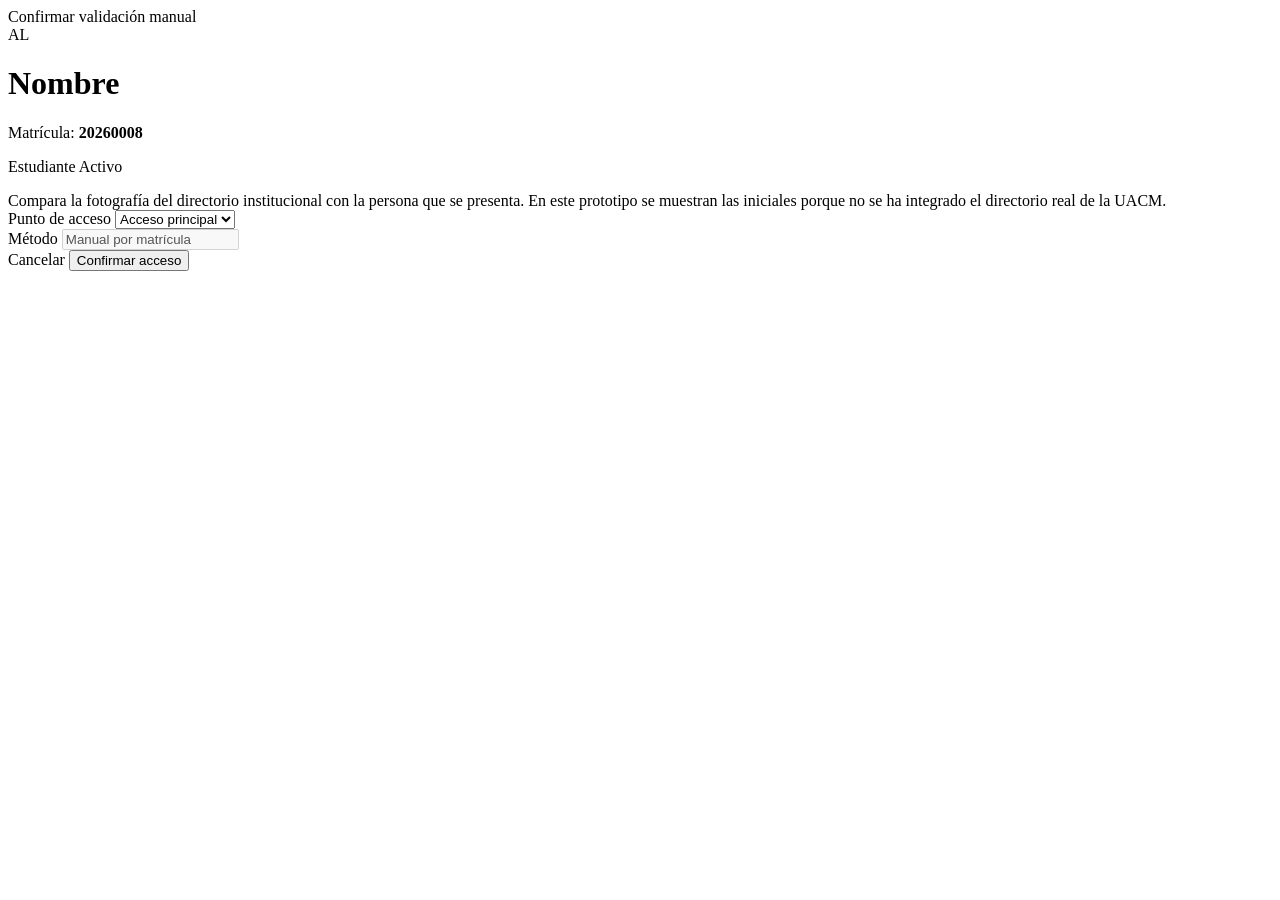
<file: Implementacion del software/src/main/resources/templates/guardia/confirmar-manual.html>
﻿<!DOCTYPE html>
<html lang="es" xmlns:th="http://www.thymeleaf.org">
<head th:replace="~{fragmentos/comunes :: head('Confirmar validación manual')}"></head>
<body class="bg-plantel">
<div th:replace="~{fragmentos/comunes :: nav}"></div>

<main class="container py-4">
    <div class="row justify-content-center">
        <div class="col-lg-7">
            <div class="card shadow-sm">
                <div class="card-header bg-white fw-semibold">
                    <i class="bi bi-person-check"></i> Confirmar validación manual
                </div>
                <div class="card-body text-center">
                    <div class="avatar-iniciales mb-3" th:text="${confirmacion.iniciales}">AL</div>
                    <h1 class="h4 mb-1" th:text="${confirmacion.nombre}">Nombre</h1>
                    <p class="text-muted mb-1">
                        Matrícula: <strong th:text="${confirmacion.matricula}">20260008</strong>
                    </p>
                    <p class="mb-3">
                        <span class="badge bg-secondary" th:text="${confirmacion.tipoUsuario}">Estudiante</span>
                        <span class="badge bg-success" th:text="${confirmacion.estadoUsuario}">Activo</span>
                    </p>

                    <div class="alert alert-warning text-start">
                        <i class="bi bi-exclamation-triangle"></i>
                        Compara la fotografía del directorio institucional con la persona que se presenta.
                        En este prototipo se muestran las iniciales porque no se ha integrado el directorio real de la UACM.
                    </div>

                    <form th:action="@{/guardia/acceso/manual/confirmar}" method="post">
                        <input type="hidden" name="usuarioId" th:value="${confirmacion.usuarioId}">
                        <div class="row g-3 mb-4 text-start">
                            <div class="col-md-6">
                                <label for="puntoAcceso" class="form-label">Punto de acceso</label>
                                <select class="form-select" id="puntoAcceso" name="puntoAcceso">
                                    <option th:each="p : ${puntosAcceso}" th:value="${p}" th:text="${p}"
                                            th:selected="${p == confirmacion.puntoAcceso}">Acceso principal</option>
                                </select>
                            </div>
                            <div class="col-md-6">
                                <label class="form-label">Método</label>
                                <input type="text" class="form-control" value="Manual por matrícula" disabled>
                            </div>
                        </div>
                        <div class="d-flex justify-content-center gap-2">
                            <a class="btn btn-outline-secondary" th:href="@{/guardia}">Cancelar</a>
                            <button type="submit" class="btn btn-success">
                                <i class="bi bi-check2-circle"></i> Confirmar acceso
                            </button>
                        </div>
                    </form>
                </div>
            </div>
        </div>
    </div>
</main>

<div th:replace="~{fragmentos/comunes :: footer}"></div>
</body>
</html>
</file>
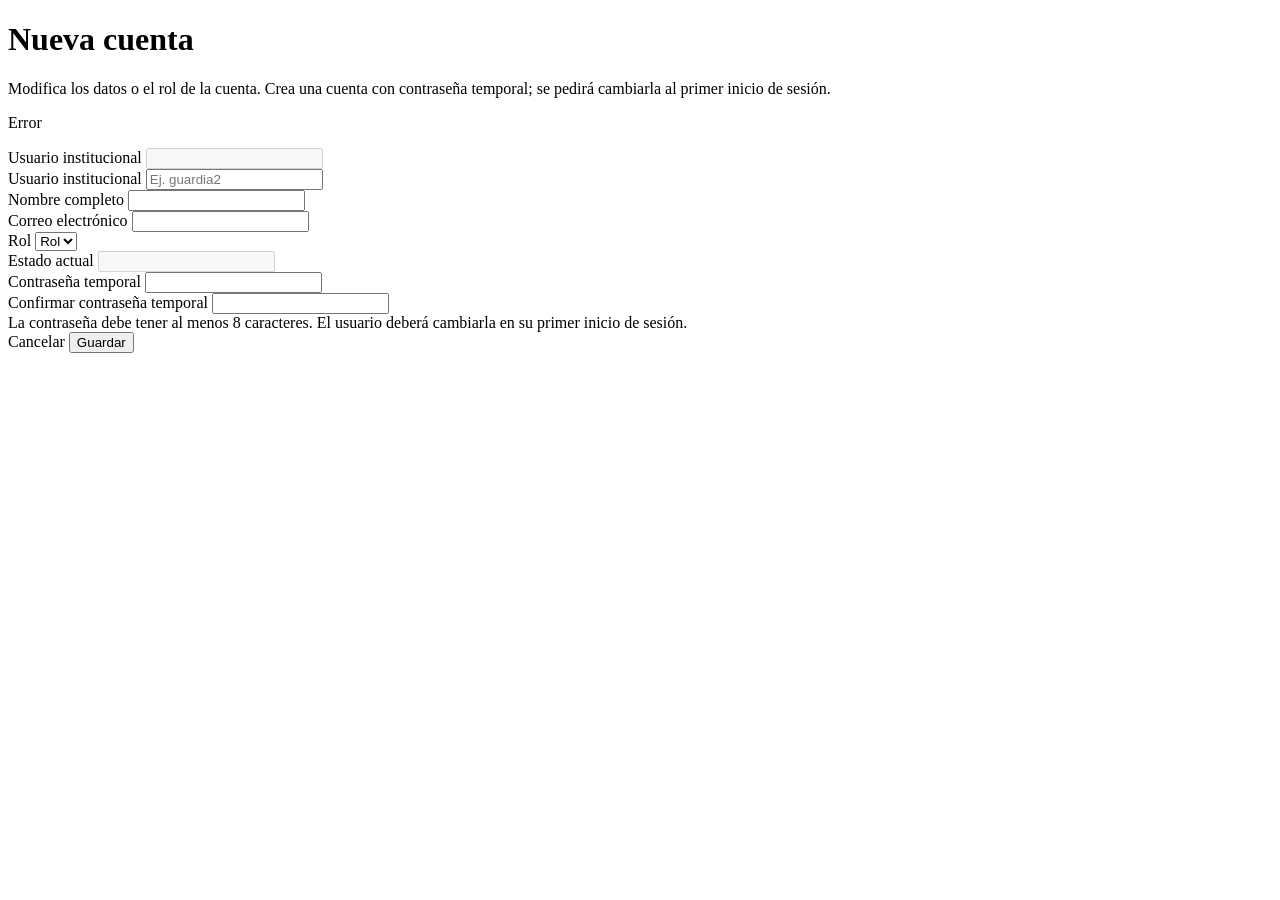
<file: Implementacion del software/src/main/resources/templates/admin/usuarios/formulario.html>
﻿<!DOCTYPE html>
<html lang="es" xmlns:th="http://www.thymeleaf.org">
<head th:replace="~{fragmentos/comunes :: head('Cuenta de usuario')}"></head>
<body class="bg-plantel">
<div th:replace="~{fragmentos/comunes :: nav}"></div>

<main class="container py-4">
    <div class="row justify-content-center">
        <div class="col-lg-8">
            <div class="mb-4">
                <h1 class="h3 mb-1" th:text="${edicion} ? 'Editar cuenta' : 'Nueva cuenta'">Nueva cuenta</h1>
                <p class="text-muted mb-0">
                    <span th:if="${edicion}">Modifica los datos o el rol de la cuenta.</span>
                    <span th:if="${!edicion}">Crea una cuenta con contraseña temporal; se pedirá cambiarla al primer inicio de sesión.</span>
                </p>
            </div>

            <div class="card">
                <div class="card-body">
                    <form th:action="${edicion} ? '/admin/usuarios/' + cuenta.id + '/editar' : '/admin/usuarios/nuevo'"
                          th:object="${formulario}" method="post" novalidate>

                        <div th:if="${#fields.hasGlobalErrors()}" class="alert alert-danger">
                            <p class="mb-0" th:each="error : ${#fields.globalErrors()}" th:text="${error}">Error</p>
                        </div>

                        <div class="row g-3">
                            <div class="col-md-6" th:if="${edicion}">
                                <label class="form-label">Usuario institucional</label>
                                <input type="text" class="form-control" th:value="${cuenta.username}" disabled>
                            </div>
                            <div class="col-md-6" th:if="${!edicion}">
                                <label for="username" class="form-label">Usuario institucional</label>
                                <input type="text" class="form-control" id="username" th:field="*{username}"
                                       th:classappend="${#fields.hasErrors('username')} ? 'is-invalid'"
                                       placeholder="Ej. guardia2" autocomplete="off">
                                <div class="invalid-feedback" th:errors="*{username}"></div>
                            </div>

                            <div class="col-md-6">
                                <label for="nombre" class="form-label">Nombre completo</label>
                                <input type="text" class="form-control" id="nombre" th:field="*{nombre}"
                                       th:classappend="${#fields.hasErrors('nombre')} ? 'is-invalid'">
                                <div class="invalid-feedback" th:errors="*{nombre}"></div>
                            </div>

                            <div class="col-md-6">
                                <label for="correo" class="form-label">Correo electrónico</label>
                                <input type="email" class="form-control" id="correo" th:field="*{correo}"
                                       th:classappend="${#fields.hasErrors('correo')} ? 'is-invalid'">
                                <div class="invalid-feedback" th:errors="*{correo}"></div>
                            </div>

                            <div class="col-md-6">
                                <label for="rol" class="form-label">Rol</label>
                                <select class="form-select" id="rol" th:field="*{rol}"
                                        th:classappend="${#fields.hasErrors('rol')} ? 'is-invalid'">
                                    <option th:each="r : ${roles}" th:value="${r}" th:text="${r.descripcion}">Rol</option>
                                </select>
                                <div class="invalid-feedback" th:errors="*{rol}"></div>
                            </div>

                            <div class="col-md-6" th:if="${edicion}">
                                <label class="form-label">Estado actual</label>
                                <input type="text" class="form-control" th:value="${cuenta.estado.descripcion}" disabled>
                            </div>

                            <div class="col-md-6" th:if="${!edicion}">
                                <label for="password" class="form-label">Contraseña temporal</label>
                                <input type="password" class="form-control" id="password" th:field="*{password}"
                                       th:classappend="${#fields.hasErrors('password')} ? 'is-invalid'"
                                       autocomplete="new-password">
                                <div class="invalid-feedback" th:errors="*{password}"></div>
                            </div>

                            <div class="col-md-6" th:if="${!edicion}">
                                <label for="confirmarPassword" class="form-label">Confirmar contraseña temporal</label>
                                <input type="password" class="form-control" id="confirmarPassword"
                                       th:field="*{confirmarPassword}"
                                       th:classappend="${#fields.hasErrors('confirmarPassword')} ? 'is-invalid'"
                                       autocomplete="new-password">
                                <div class="invalid-feedback" th:errors="*{confirmarPassword}"></div>
                            </div>
                        </div>

                        <div class="alert alert-info mt-4 mb-0" th:if="${!edicion}">
                            <i class="bi bi-key"></i>
                            La contraseña debe tener al menos 8 caracteres. El usuario deberá cambiarla en su primer inicio de sesión.
                        </div>

                        <div class="d-flex justify-content-end gap-2 mt-4">
                            <a class="btn btn-outline-secondary" th:href="@{/admin/usuarios}">Cancelar</a>
                            <button type="submit" class="btn btn-uacm">
                                <i class="bi bi-save"></i> <span th:text="${edicion} ? 'Guardar cambios' : 'Crear cuenta'">Guardar</span>
                            </button>
                        </div>
                    </form>
                </div>
            </div>
        </div>
    </div>
</main>

<div th:replace="~{fragmentos/comunes :: footer}"></div>
</body>
</html>
</file>
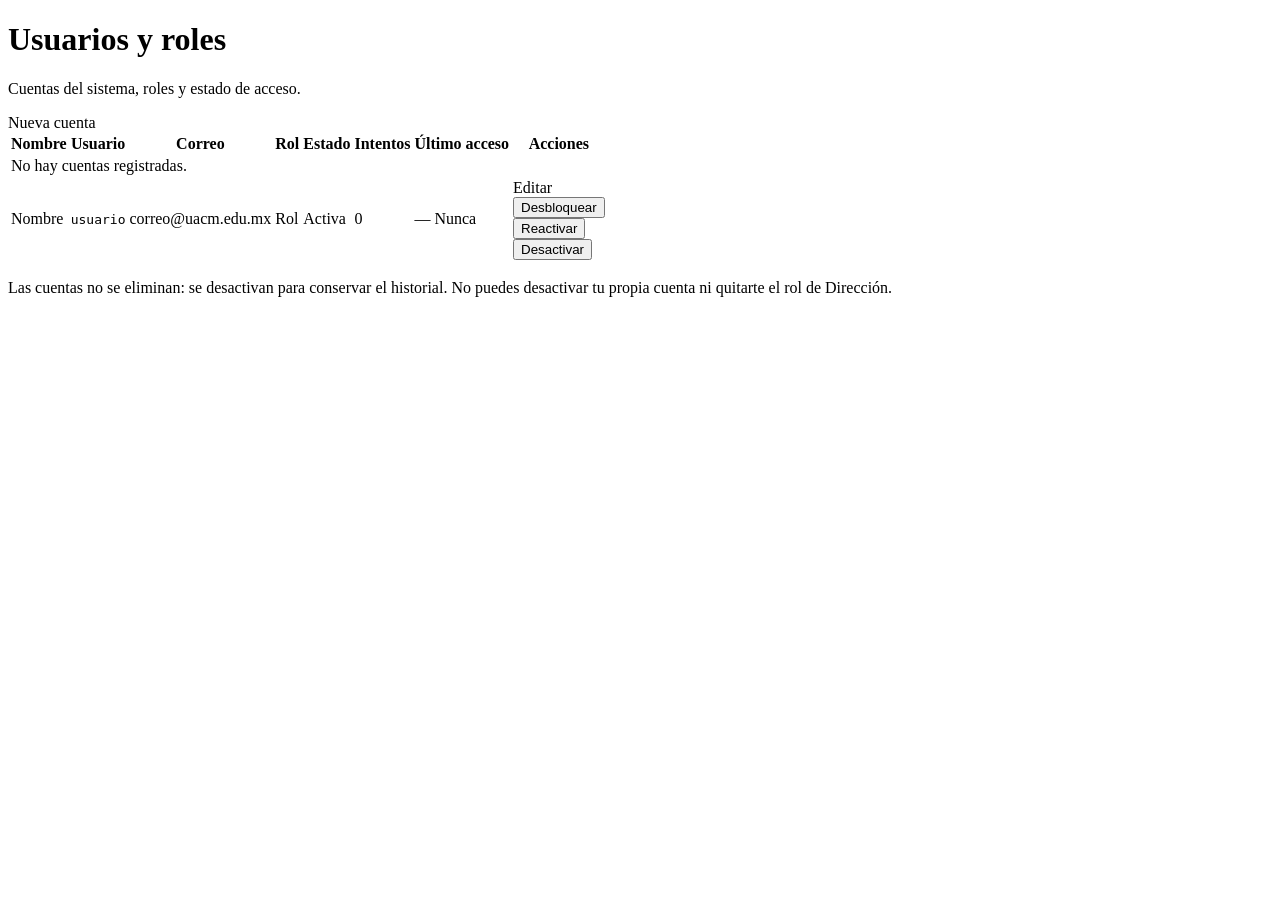
<file: Implementacion del software/src/main/resources/templates/admin/usuarios/lista.html>
﻿<!DOCTYPE html>
<html lang="es" xmlns:th="http://www.thymeleaf.org">
<head th:replace="~{fragmentos/comunes :: head('Usuarios y roles')}"></head>
<body class="bg-plantel">
<div th:replace="~{fragmentos/comunes :: nav}"></div>

<main class="container py-4">
    <div th:replace="~{fragmentos/comunes :: alertas}"></div>

    <div class="d-flex flex-wrap justify-content-between align-items-center mb-4 gap-2">
        <div>
            <h1 class="h3 mb-1">Usuarios y roles</h1>
            <p class="text-muted mb-0">Cuentas del sistema, roles y estado de acceso.</p>
        </div>
        <a class="btn btn-uacm" th:href="@{/admin/usuarios/nuevo}">
            <i class="bi bi-person-plus"></i> Nueva cuenta
        </a>
    </div>

    <div class="card">
        <div class="table-responsive">
            <table class="table table-hover align-middle mb-0">
                <thead class="table-light">
                <tr>
                    <th>Nombre</th>
                    <th>Usuario</th>
                    <th>Correo</th>
                    <th>Rol</th>
                    <th>Estado</th>
                    <th>Intentos</th>
                    <th>Último acceso</th>
                    <th class="text-end">Acciones</th>
                </tr>
                </thead>
                <tbody>
                <tr th:if="${#lists.isEmpty(cuentas)}">
                    <td colspan="8" class="text-center text-muted py-4">No hay cuentas registradas.</td>
                </tr>
                <tr th:each="cuenta : ${cuentas}">
                    <td class="fw-semibold" th:text="${cuenta.nombre}">Nombre</td>
                    <td><code th:text="${cuenta.username}">usuario</code></td>
                    <td th:text="${cuenta.correo}">correo@uacm.edu.mx</td>
                    <td th:text="${cuenta.rol.descripcion}">Rol</td>
                    <td>
                        <span class="badge"
                              th:classappend="${cuenta.estado.name() == 'ACTIVA' ? 'bg-success' : (cuenta.estado.name() == 'BLOQUEADA' ? 'bg-warning text-dark' : 'bg-secondary')}"
                              th:text="${cuenta.estado.descripcion}">Activa</span>
                    </td>
                    <td th:text="${cuenta.intentosFallidos}">0</td>
                    <td>
                        <span th:if="${cuenta.ultimoAcceso != null}"
                              th:text="${#temporals.format(cuenta.ultimoAcceso, 'dd/MM/yyyy HH:mm')}">—</span>
                        <span th:if="${cuenta.ultimoAcceso == null}" class="text-muted">Nunca</span>
                    </td>
                    <td class="text-end">
                        <div class="d-flex justify-content-end gap-1">
                            <a class="btn btn-sm btn-outline-secondary" th:href="@{/admin/usuarios/{id}/editar(id=${cuenta.id})}">
                                Editar
                            </a>
                            <form th:if="${cuenta.estado.name() == 'BLOQUEADA'}"
                                  th:action="@{/admin/usuarios/{id}/desbloquear(id=${cuenta.id})}" method="post">
                                <button type="submit" class="btn btn-sm btn-outline-warning">Desbloquear</button>
                            </form>
                            <form th:if="${cuenta.estado.name() == 'DESACTIVADA'}"
                                  th:action="@{/admin/usuarios/{id}/reactivar(id=${cuenta.id})}" method="post">
                                <button type="submit" class="btn btn-sm btn-outline-success">Reactivar</button>
                            </form>
                            <form th:if="${cuenta.estado.name() == 'ACTIVA' and cuenta.id != principal.id}"
                                  th:action="@{/admin/usuarios/{id}/desactivar(id=${cuenta.id})}" method="post"
                                  onsubmit="return confirm('¿Desactivar esta cuenta? El historial se conservará.');">
                                <button type="submit" class="btn btn-sm btn-outline-danger">Desactivar</button>
                            </form>
                        </div>
                    </td>
                </tr>
                </tbody>
            </table>
        </div>
    </div>

    <p class="text-muted small mt-3 mb-0">
        <i class="bi bi-info-circle"></i>
        Las cuentas no se eliminan: se desactivan para conservar el historial. No puedes desactivar tu propia cuenta ni quitarte el rol de Dirección.
    </p>
</main>

<div th:replace="~{fragmentos/comunes :: footer}"></div>
</body>
</html>
</file>
